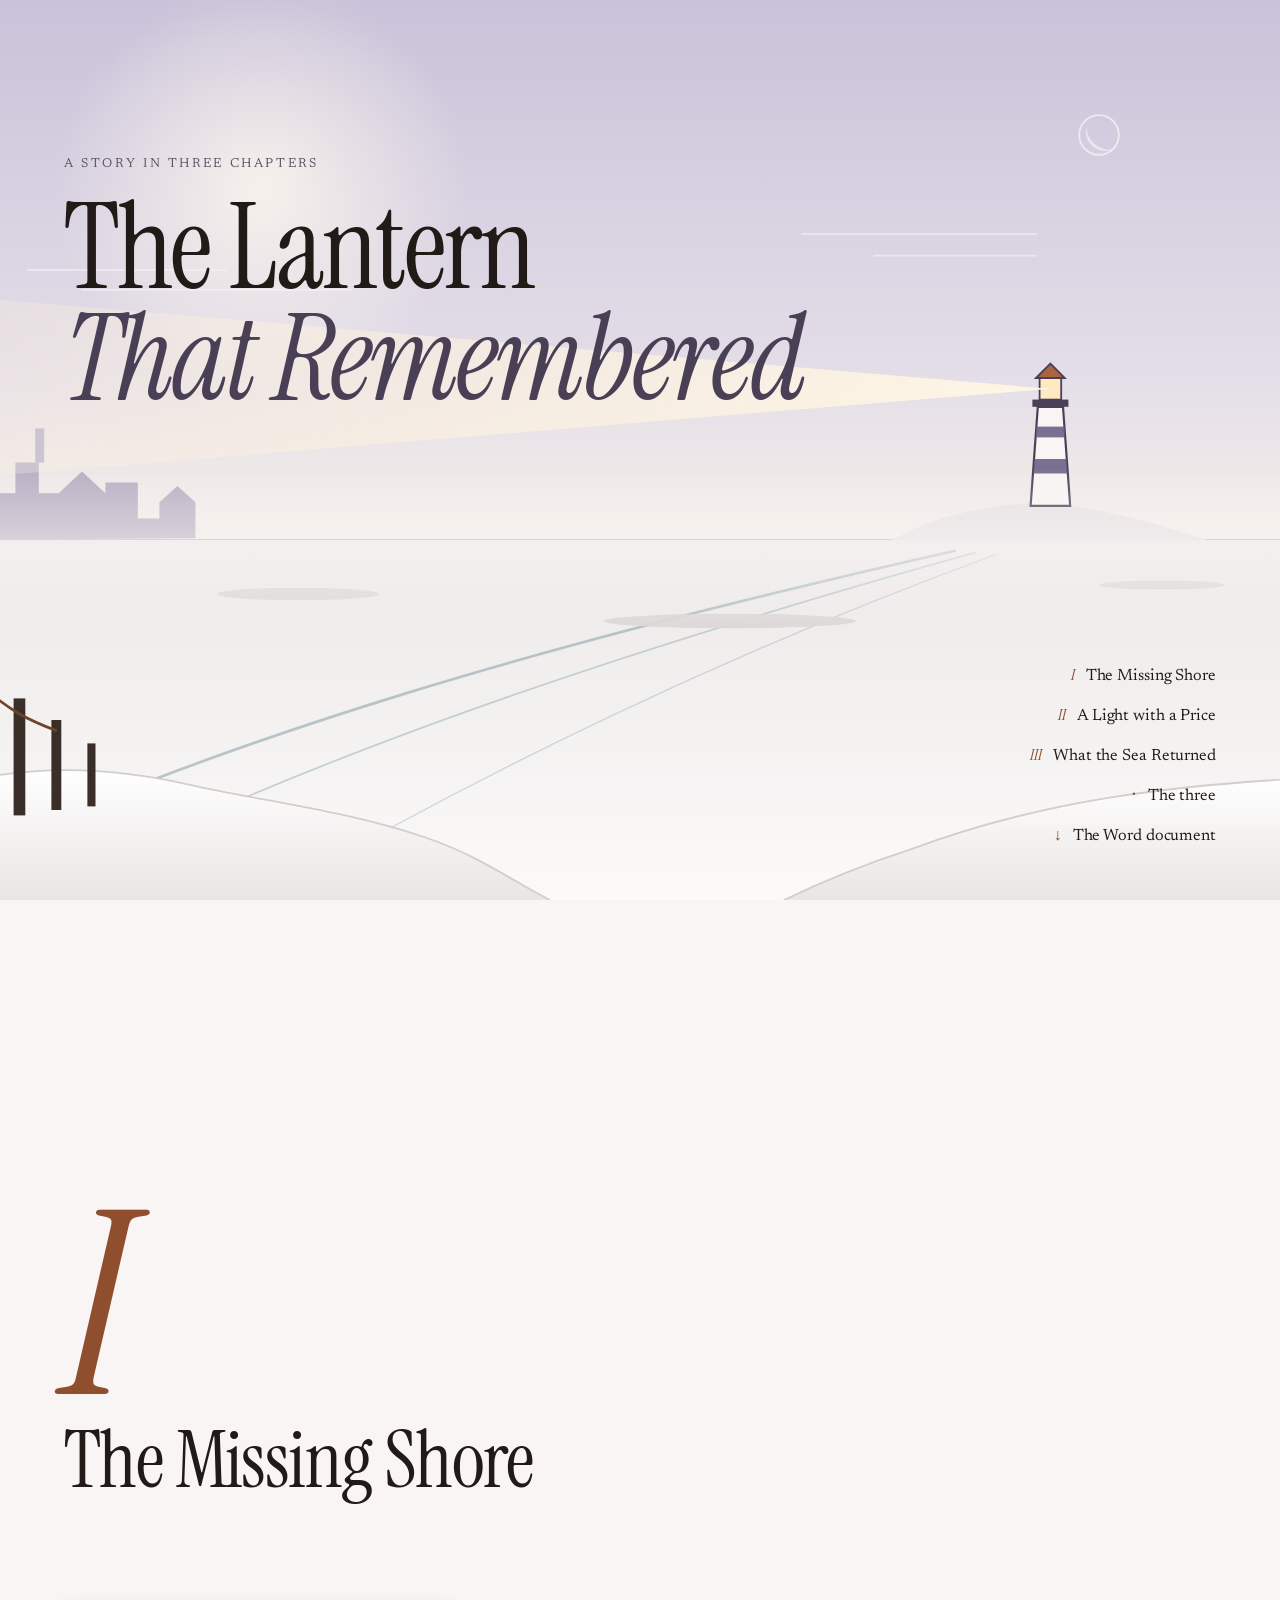
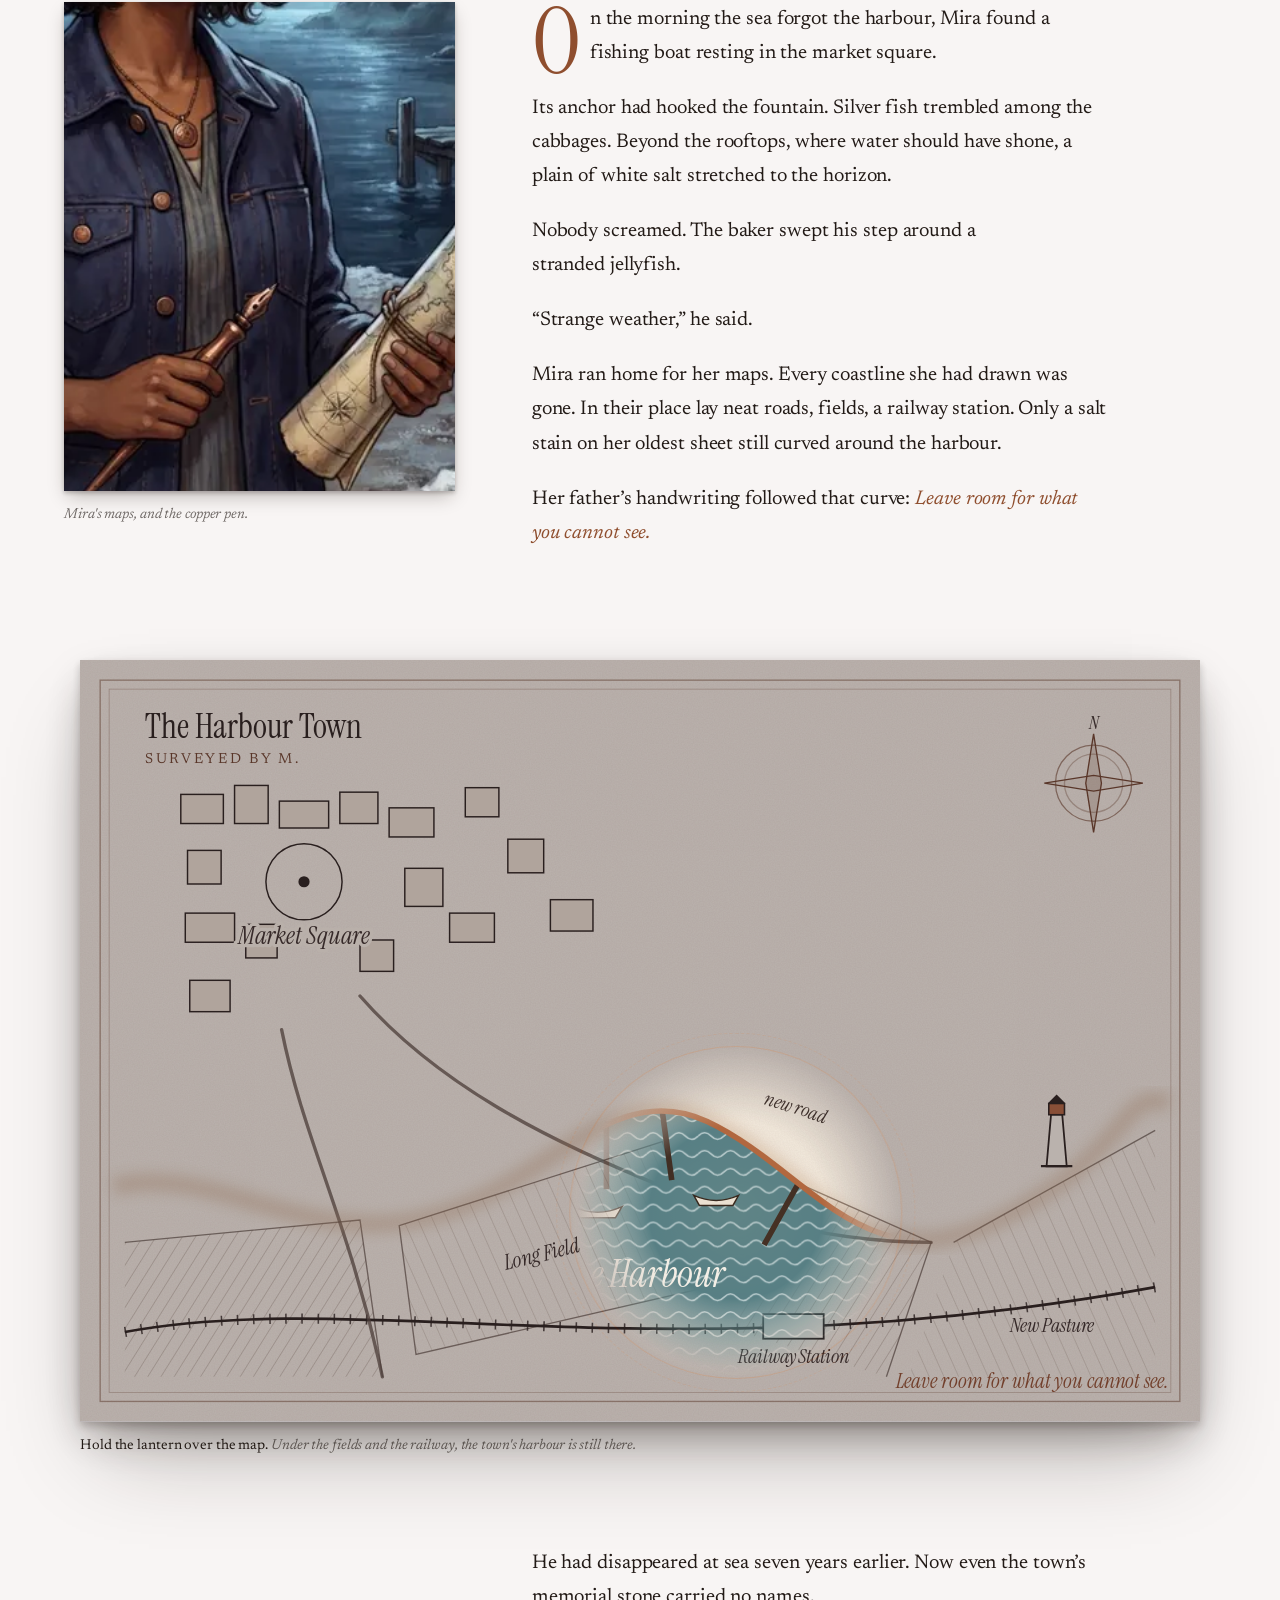
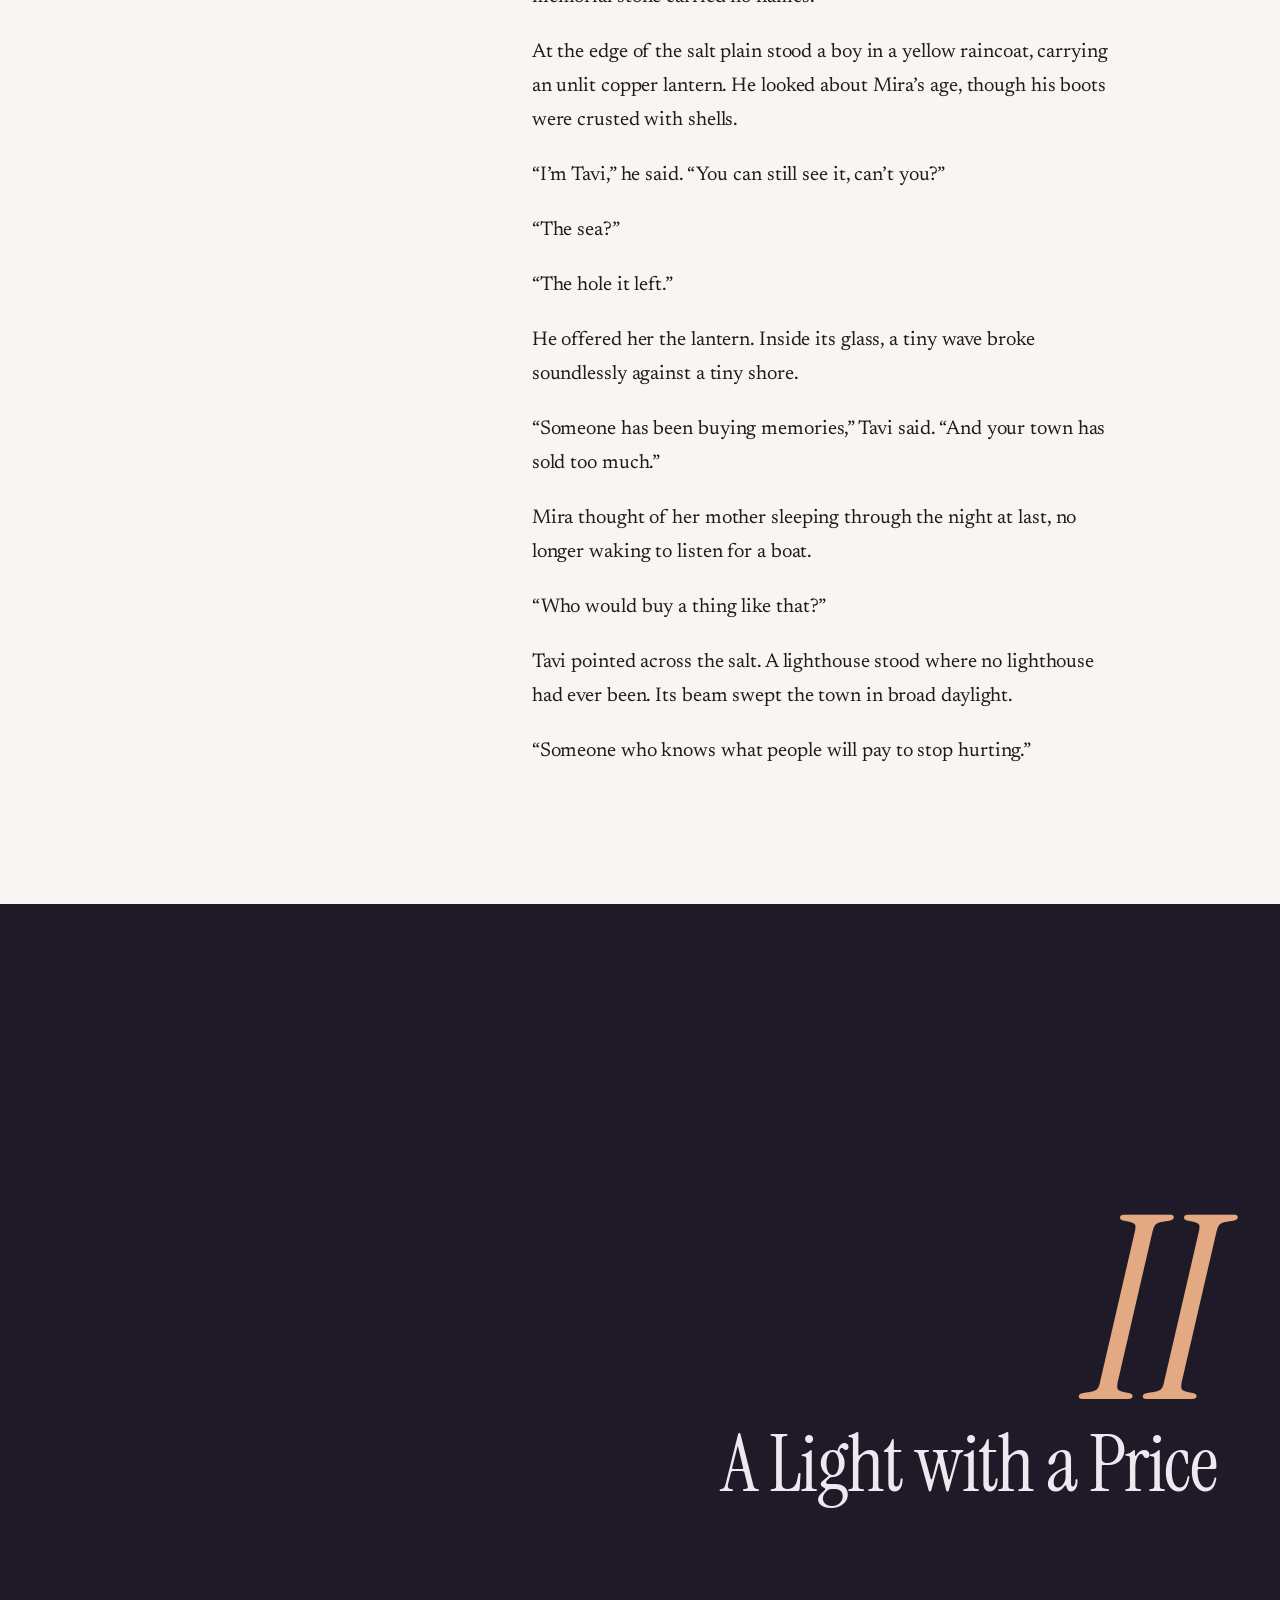
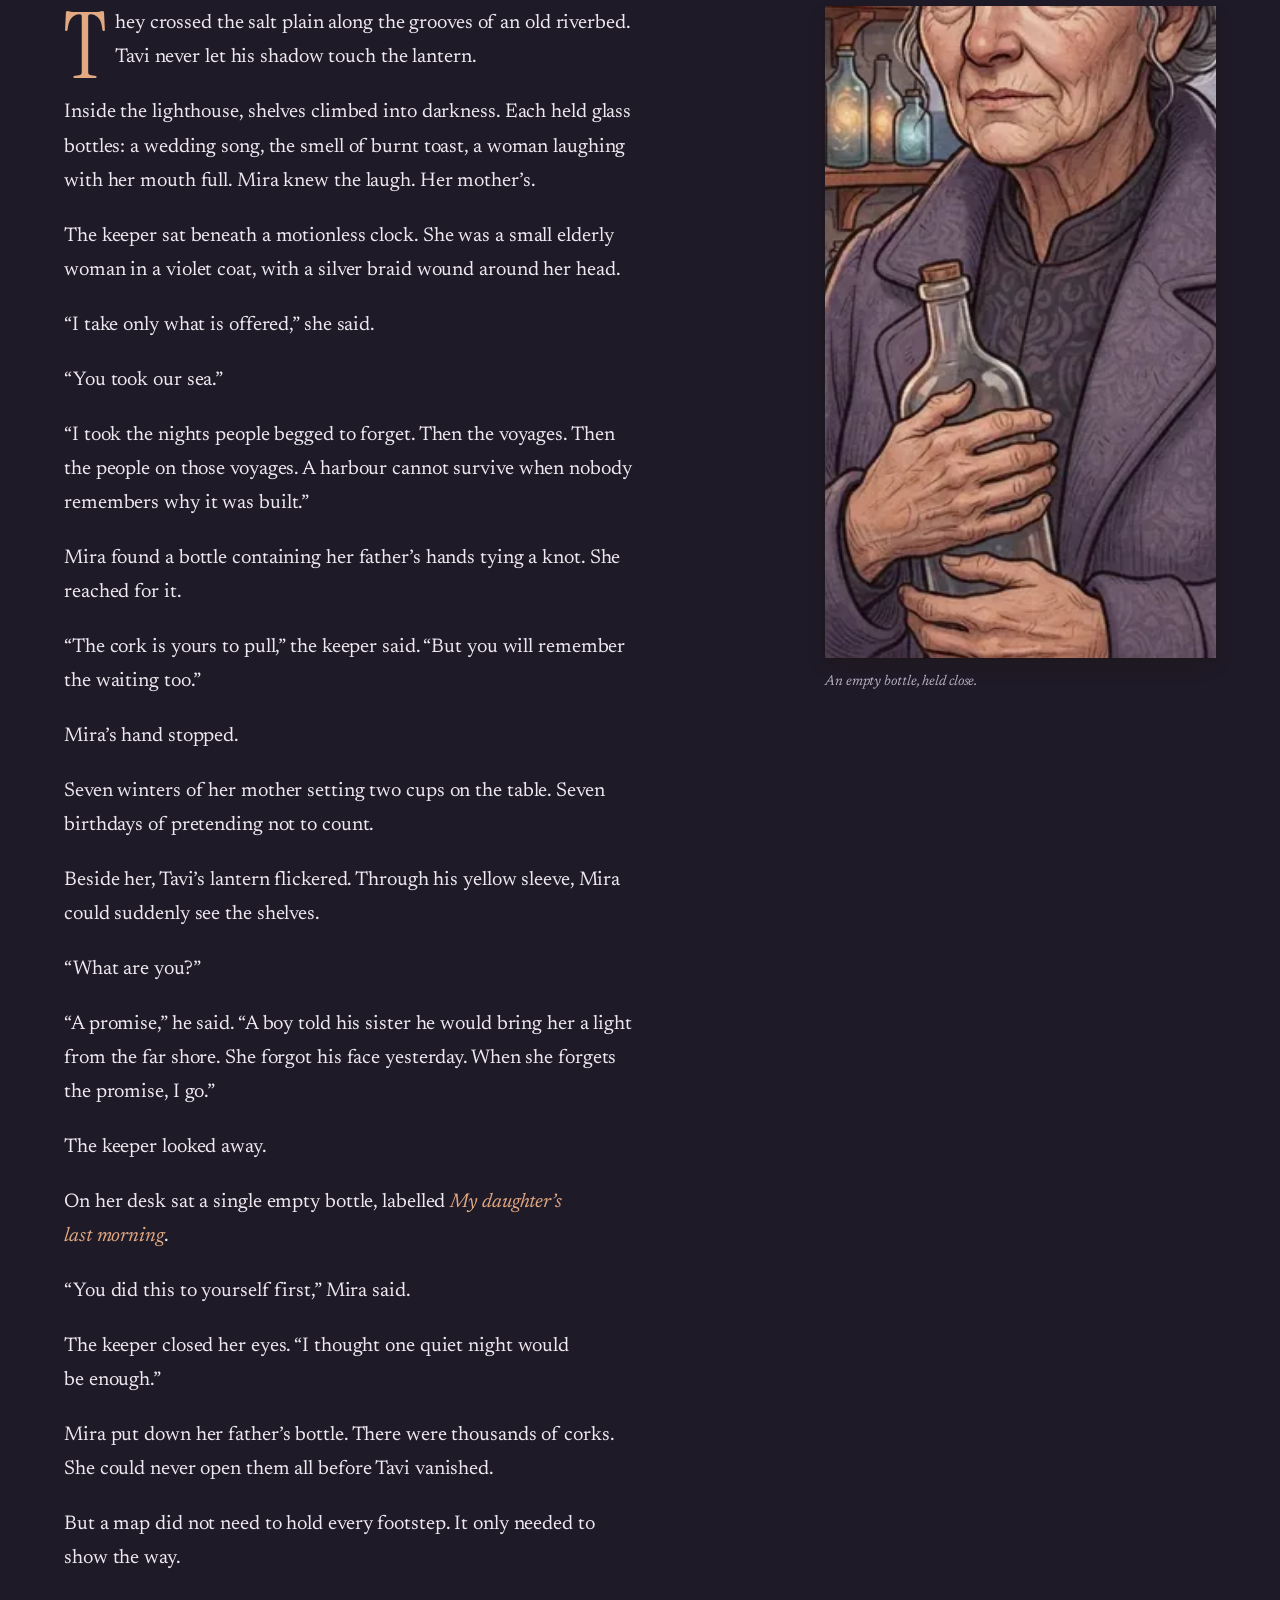
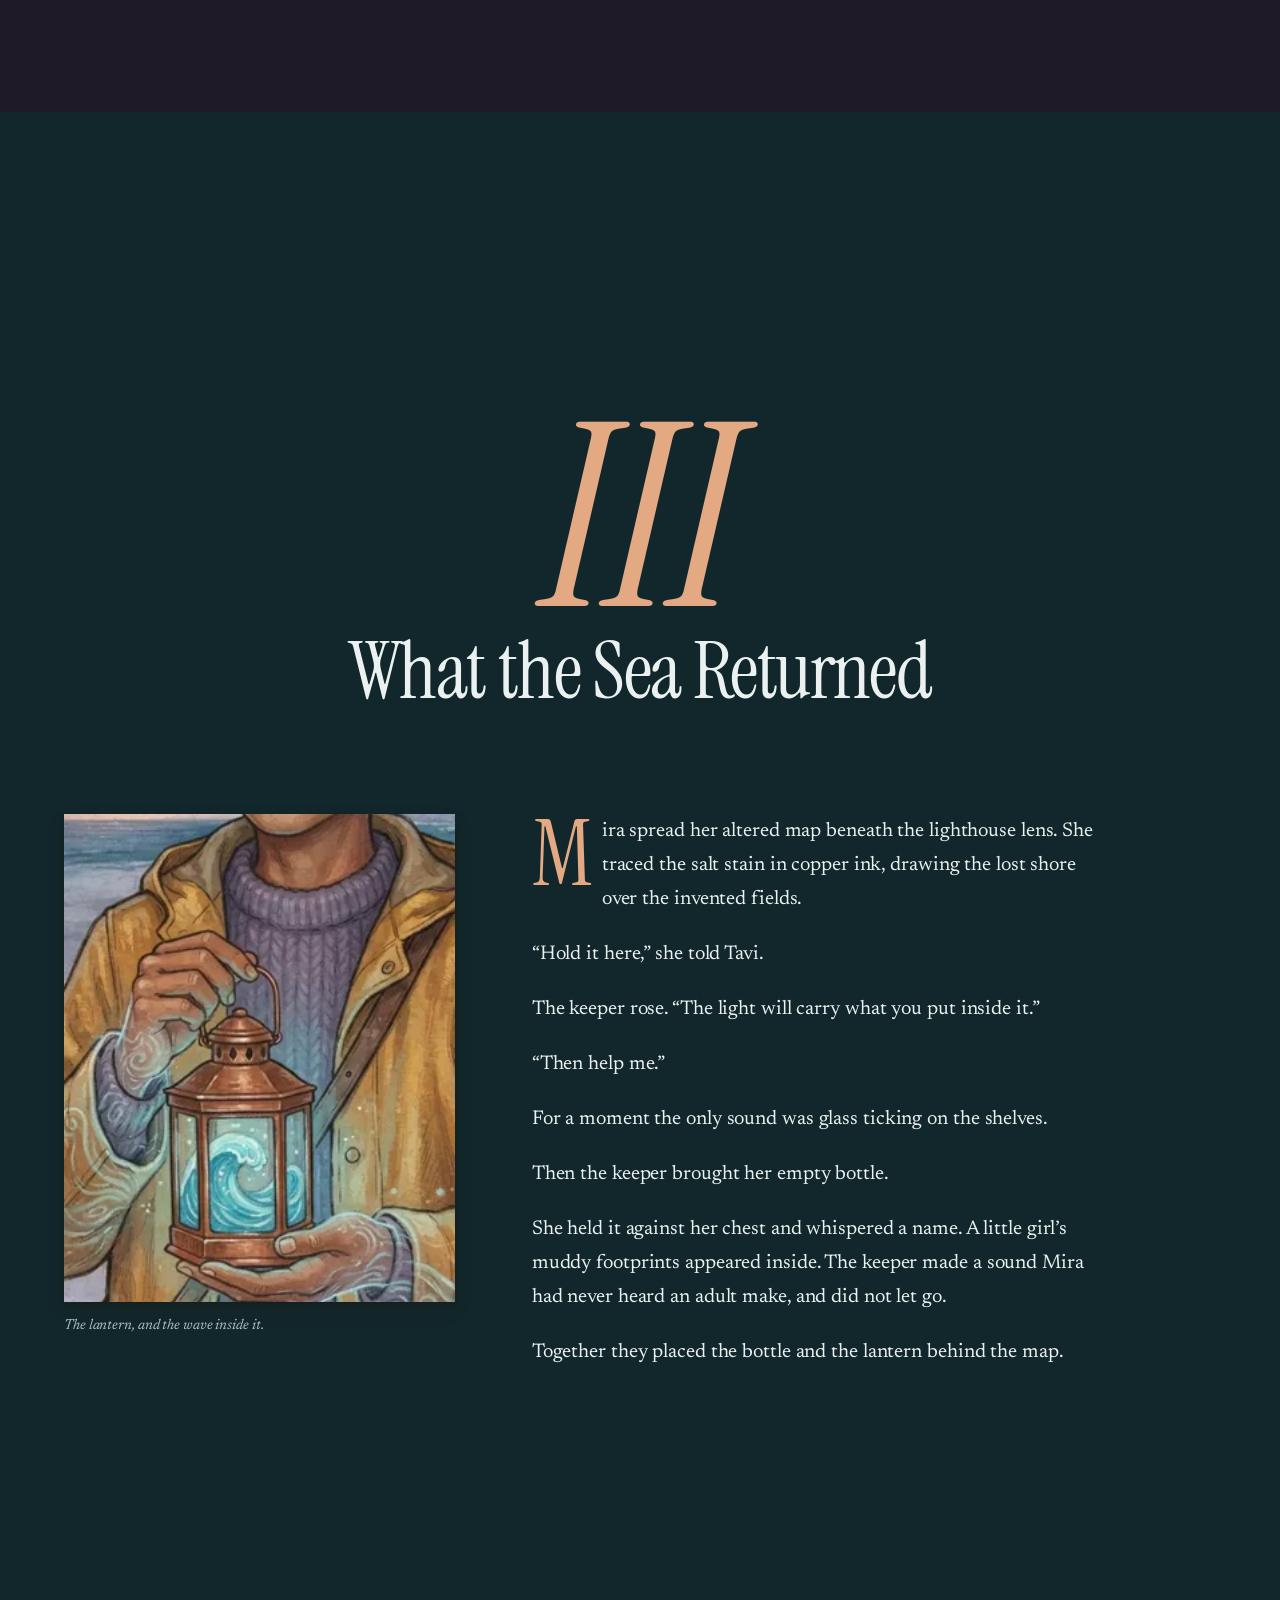
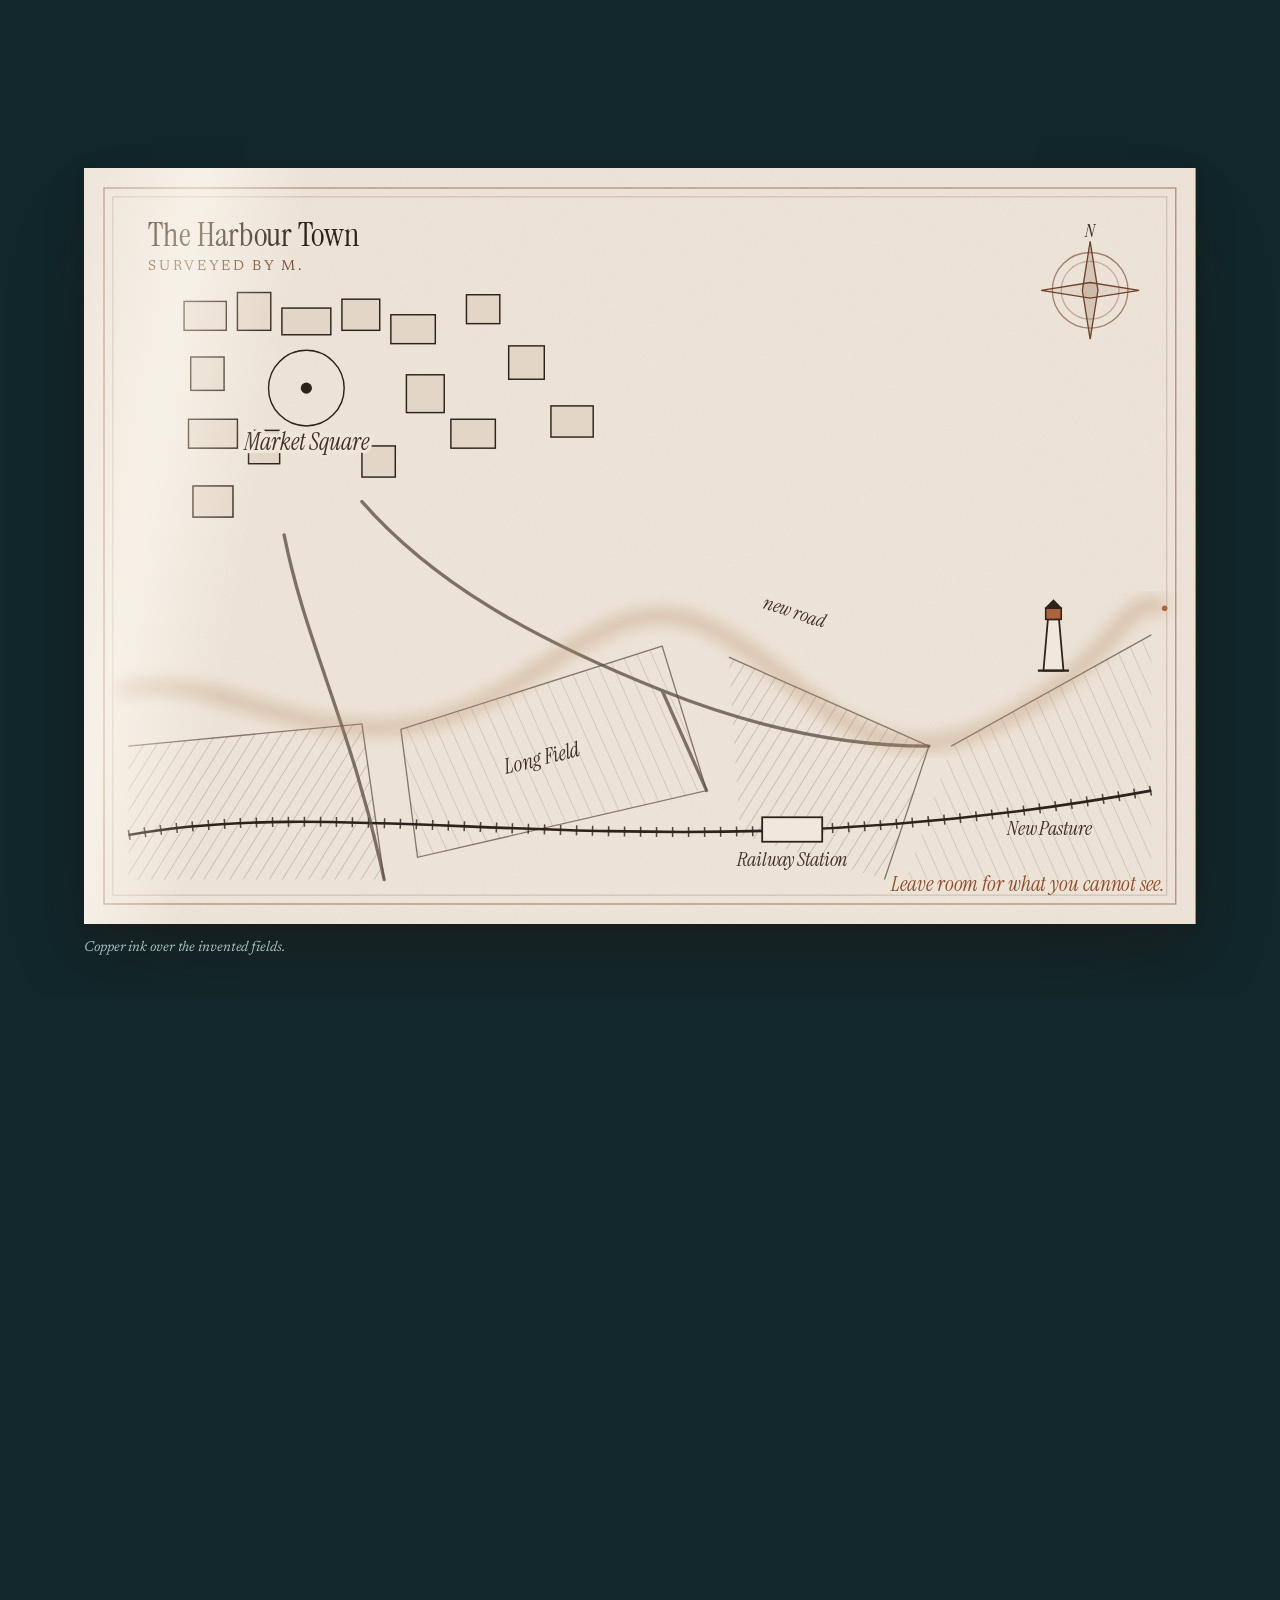
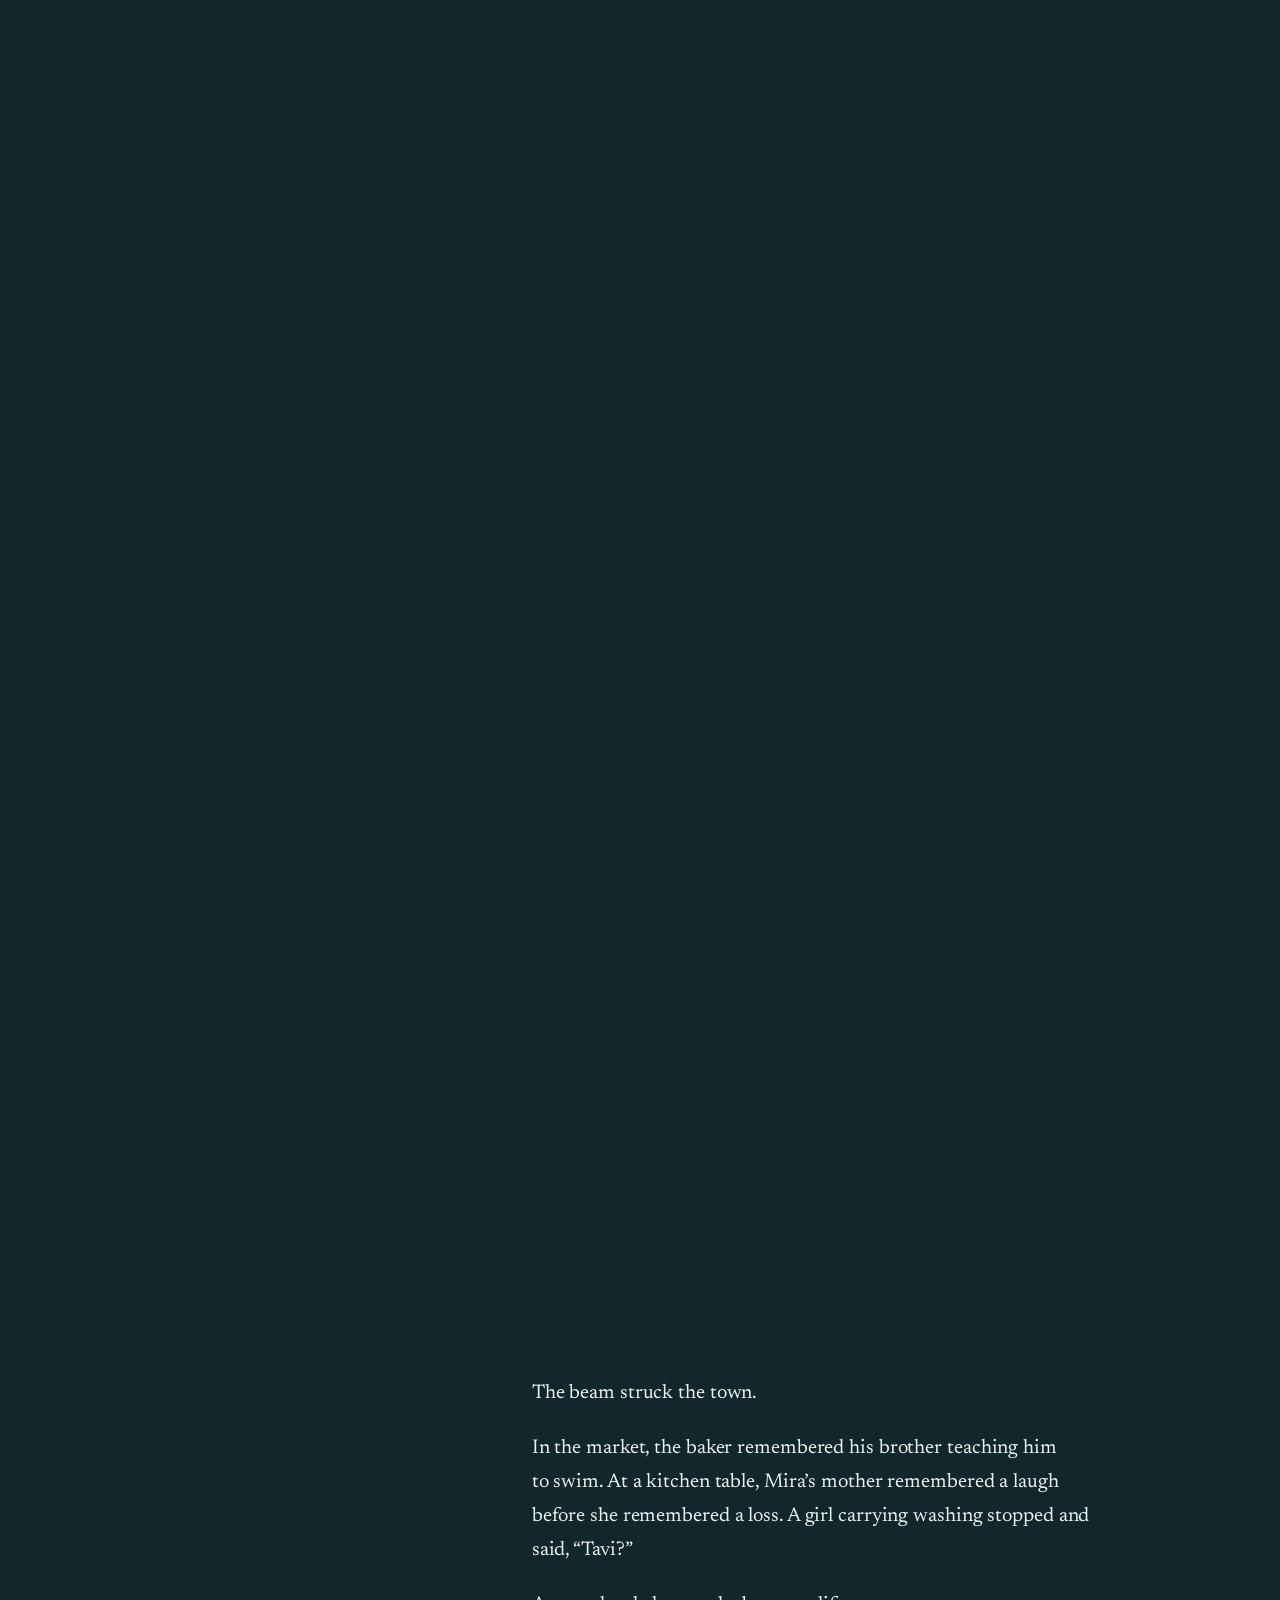
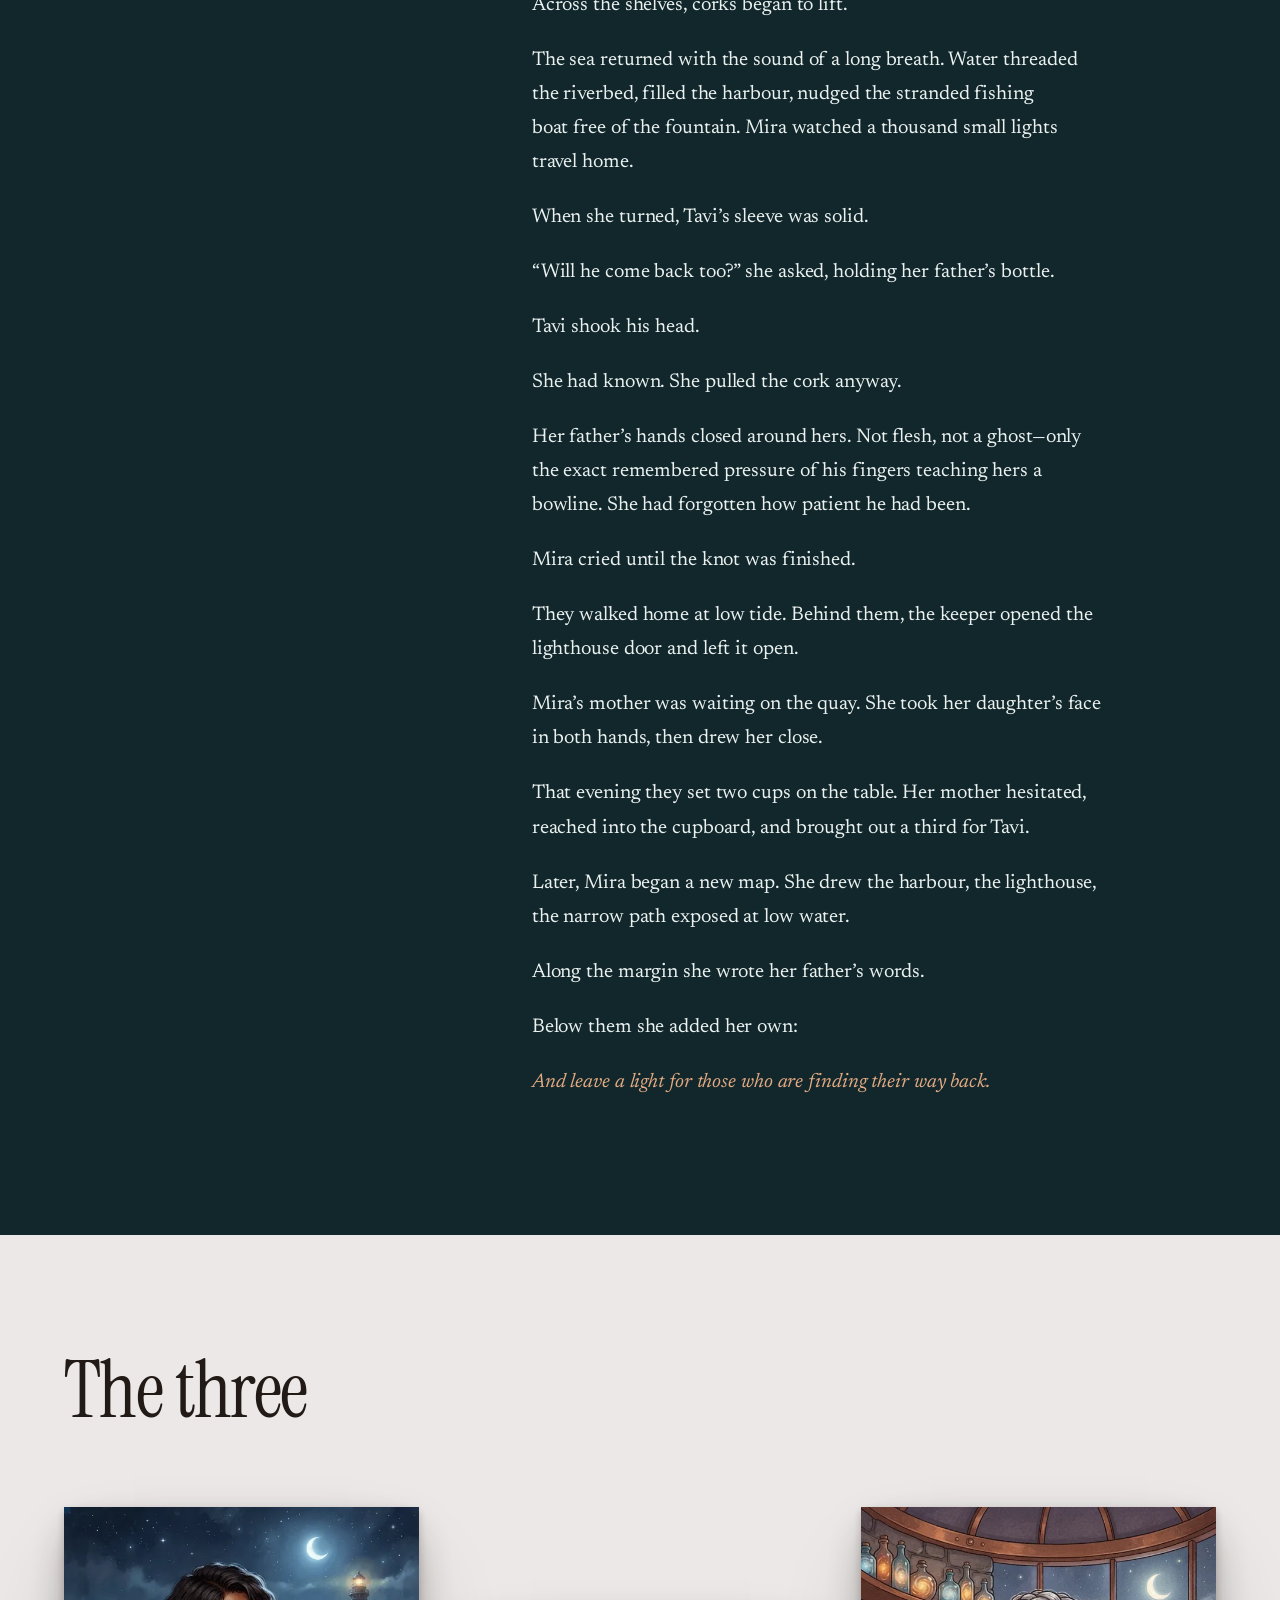
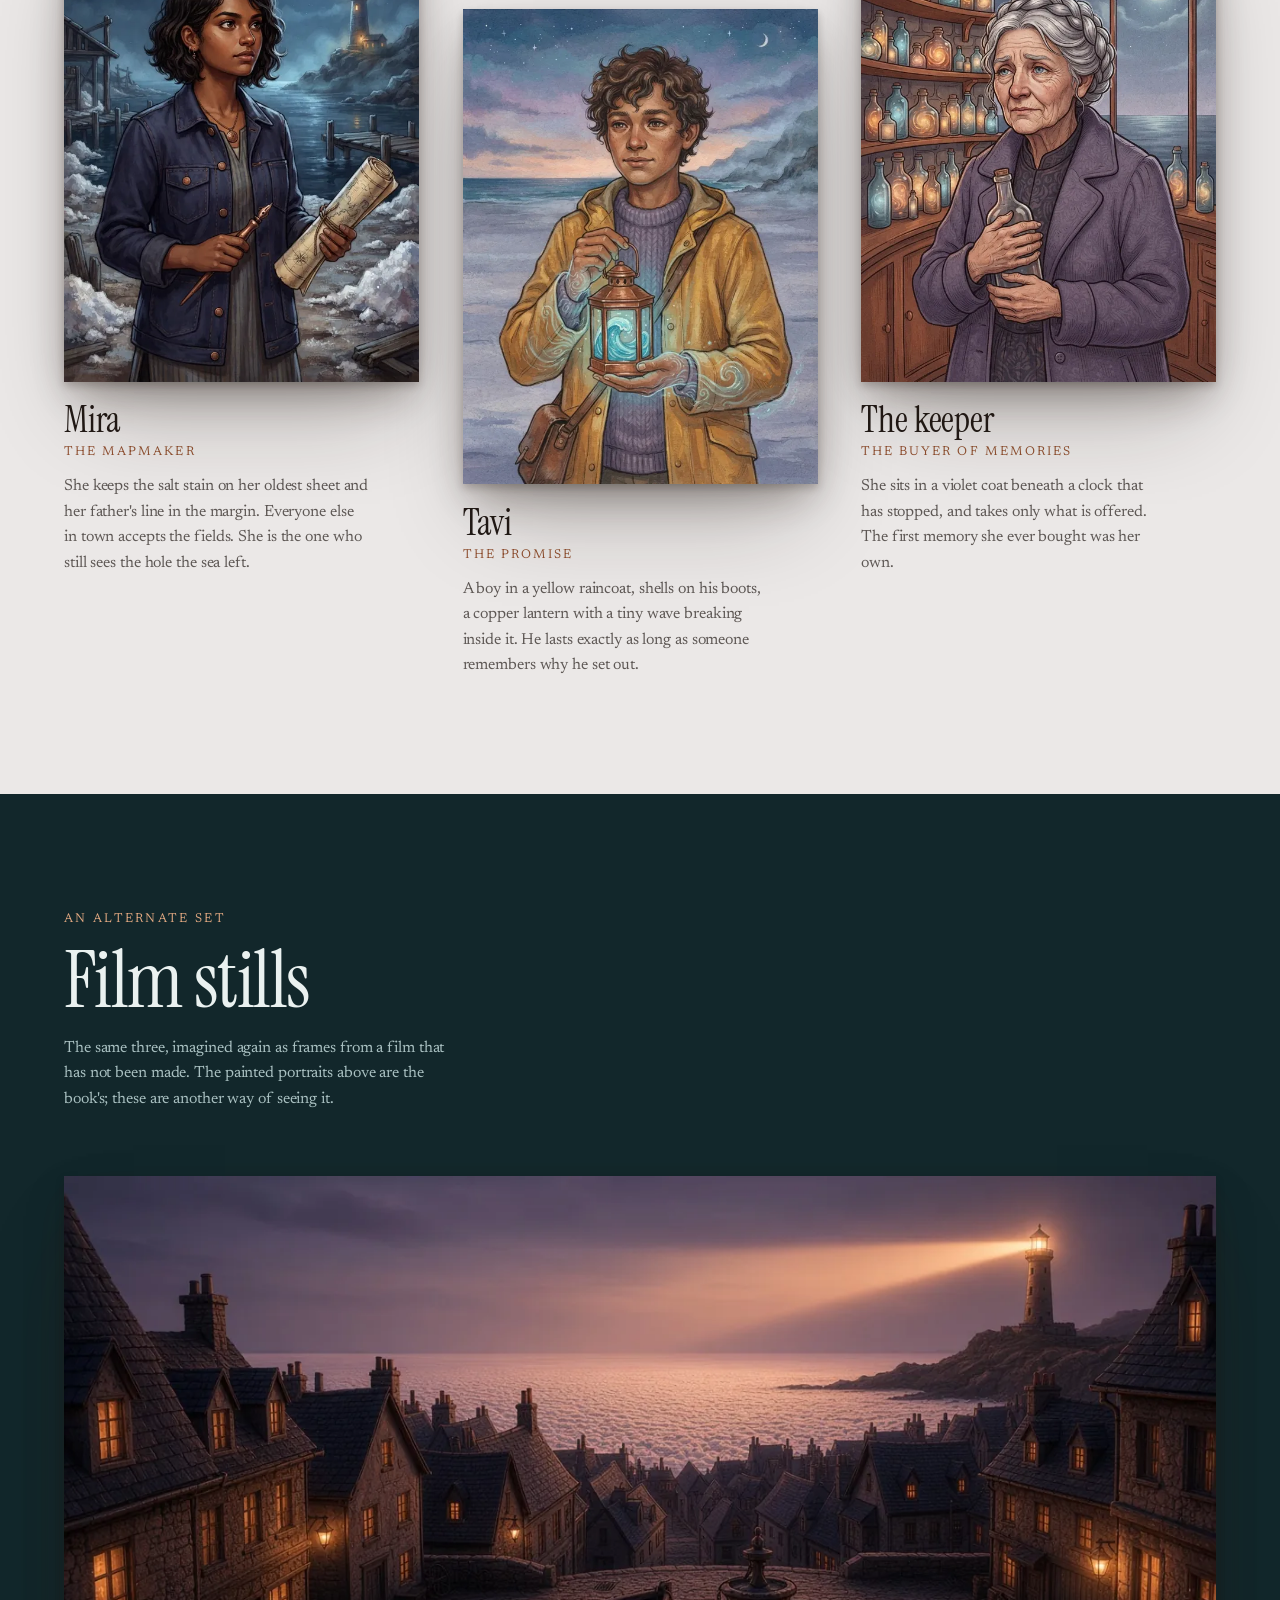
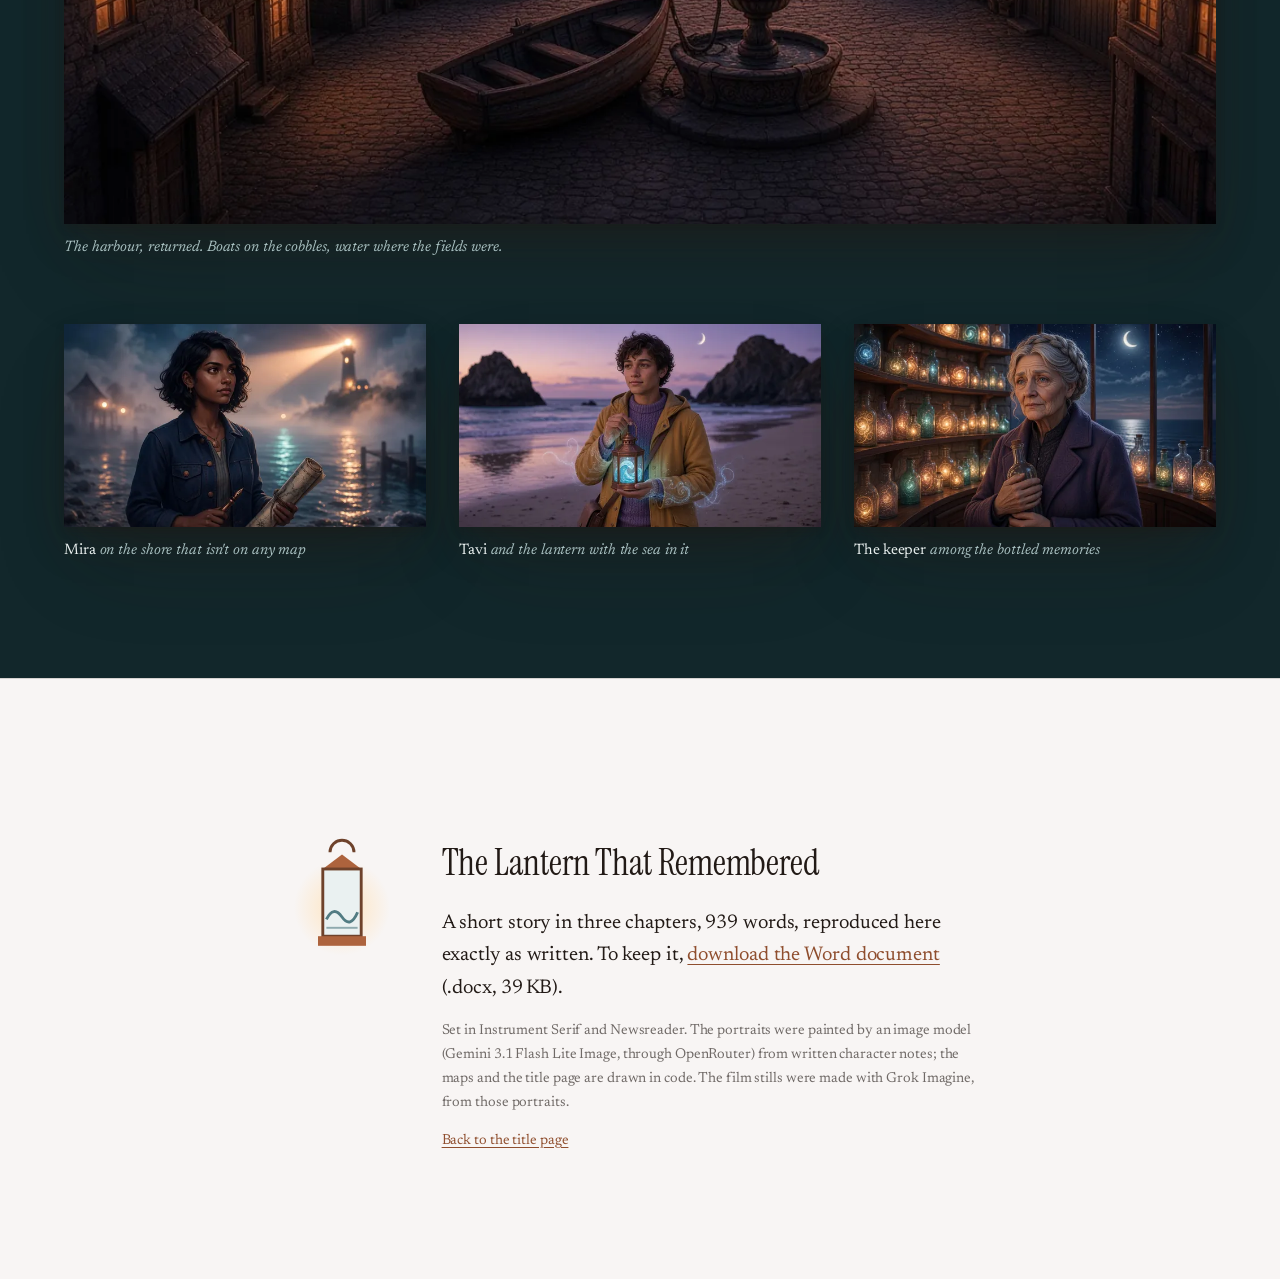
<file: index.html>
<!doctype html>
<html lang="en">
<head>
<meta charset="utf-8">
<meta name="viewport" content="width=device-width, initial-scale=1, viewport-fit=cover">
<title>The Lantern That Remembered</title>
<meta name="description" content="A short story in three chapters. A girl who draws maps, a boy who is a promise, and a lighthouse that buys memories.">
<meta name="theme-color" content="#F8F5F4">
<link rel="preload" href="assets/fonts/InstrumentSerif-Regular.ttf" as="font" type="font/ttf" crossorigin>
<link rel="preload" href="assets/fonts/Newsreader-Regular.ttf" as="font" type="font/ttf" crossorigin>
<link rel="stylesheet" href="scrollcraft.css">
<link rel="stylesheet" href="site.css">
</head>
<body data-ground="paper">
<a class="skip" href="#ch1">Skip to the story</a>

<!-- Shared map drawing. Both figures (chapter I, the beam) <use> these. -->
<svg width="0" height="0" style="position:absolute" aria-hidden="true" focusable="false">
  <defs>
    <pattern id="hatch-field" width="10" height="10" patternUnits="userSpaceOnUse" patternTransform="rotate(32)">
      <line x1="0" y1="0" x2="0" y2="10" stroke="#8C7A6B" stroke-width="1.1" opacity=".55"/>
    </pattern>
    <pattern id="hatch-field-2" width="12" height="12" patternUnits="userSpaceOnUse" patternTransform="rotate(-24)">
      <line x1="0" y1="0" x2="0" y2="12" stroke="#8C7A6B" stroke-width="1" opacity=".45"/>
    </pattern>
    <pattern id="waves" width="46" height="16" patternUnits="userSpaceOnUse">
      <path d="M0 9 q5.75 -6 11.5 0 t11.5 0 t11.5 0 t11.5 0" fill="none" stroke="#D7E4E5" stroke-width="1.3" opacity=".75"/>
    </pattern>
    <filter id="stain" x="-10%" y="-10%" width="120%" height="120%"><feGaussianBlur stdDeviation="6"/></filter>
    <filter id="paper-grain"><feTurbulence type="fractalNoise" baseFrequency=".9" numOctaves="2" seed="7"/><feColorMatrix values="0 0 0 0 .45  0 0 0 0 .36  0 0 0 0 .3  0 0 0 .22 0"/></filter>

    <symbol id="map-base" viewBox="0 0 1000 680">
      <rect width="1000" height="680" fill="#F1E8DC"/>
      <rect width="1000" height="680" filter="url(#paper-grain)" opacity=".7"/>
      <rect x="18" y="18" width="964" height="644" fill="none" stroke="#6E422B" stroke-width="1.2" opacity=".5"/>
      <rect x="26" y="26" width="948" height="628" fill="none" stroke="#6E422B" stroke-width=".6" opacity=".4"/>
      <!-- the invented fields, laid over where the sea was -->
      <g class="m-fields">
        <path d="M40 520 L250 500 L270 640 L40 640 Z" fill="url(#hatch-field)"/>
        <path d="M285 505 L520 430 L560 560 L300 620 Z" fill="url(#hatch-field-2)"/>
        <path d="M580 440 L760 520 L720 640 L590 600 Z" fill="url(#hatch-field)"/>
        <path d="M780 520 L960 420 L960 640 L740 640 Z" fill="url(#hatch-field-2)"/>
        <g fill="none" stroke="#5B4A3F" stroke-width="1.2" opacity=".7">
          <path d="M40 520 L250 500 L270 640"/><path d="M285 505 L520 430 L560 560 L300 620 Z"/>
          <path d="M580 440 L760 520 L720 640"/><path d="M780 520 L960 420"/>
        </g>
      </g>
      <!-- railway, with ties -->
      <path d="M40 600 C260 560 520 640 960 560" fill="none" stroke="#2D221C" stroke-width="2.4"/>
      <path d="M40 600 C260 560 520 640 960 560" fill="none" stroke="#2D221C" stroke-width="9" stroke-dasharray="1.4 13" opacity=".8"/>
      <rect x="610" y="584" width="54" height="22" fill="#F1E8DC" stroke="#2D221C" stroke-width="1.6"/>
      <!-- roads -->
      <g fill="none" stroke="#5B4A3F" stroke-width="3" stroke-linecap="round" opacity=".75">
        <path d="M250 300 C320 380 420 430 520 470 S700 520 760 520"/>
        <path d="M180 330 C200 430 240 500 270 640"/>
        <path d="M520 470 L560 560"/>
      </g>
      <!-- the salt stain on the oldest sheet: the only memory of the shore -->
      <path class="m-stain" d="M30 470 C120 450 190 520 300 500 S470 370 560 412 S700 560 820 500 S930 380 972 396" fill="none" stroke="#B88A62" stroke-width="16" opacity=".32" filter="url(#stain)"/>
      <!-- the town -->
      <g fill="#E3D6C6" stroke="#2D221C" stroke-width="1.3">
        <rect x="90" y="120" width="38" height="26"/><rect x="138" y="112" width="30" height="34"/><rect x="178" y="126" width="44" height="24"/>
        <rect x="96" y="170" width="30" height="30"/><rect x="232" y="118" width="34" height="28"/><rect x="276" y="132" width="40" height="26"/>
        <rect x="94" y="226" width="44" height="26"/><rect x="148" y="236" width="28" height="30"/><rect x="290" y="186" width="34" height="34"/>
        <rect x="330" y="226" width="40" height="26"/><rect x="250" y="250" width="30" height="28"/><rect x="98" y="286" width="36" height="28"/>
        <rect x="382" y="160" width="32" height="30"/><rect x="420" y="214" width="38" height="28"/><rect x="344" y="114" width="30" height="26"/>
      </g>
      <circle cx="200" cy="198" r="34" fill="none" stroke="#2D221C" stroke-width="1.3"/>
      <circle cx="200" cy="198" r="5" fill="#2D221C"/>
      <!-- the lighthouse that was never there -->
      <g transform="translate(872 452)">
        <path d="M-9 0 L-5 -46 L5 -46 L9 0 Z" fill="#F1E8DC" stroke="#2D221C" stroke-width="1.6"/>
        <rect x="-7" y="-56" width="14" height="10" fill="#AD633D" stroke="#2D221C" stroke-width="1.4"/>
        <path d="M-8 -56 L0 -64 L8 -56" fill="#2D221C"/>
        <path d="M-14 0 h28" stroke="#2D221C" stroke-width="2"/>
      </g>
      <!-- compass -->
      <g transform="translate(905 110)" fill="none" stroke="#6E422B" stroke-width="1.2">
        <circle r="34" opacity=".6"/><circle r="26" opacity=".35"/>
        <path d="M0 -44 L7 0 L0 44 L-7 0 Z" fill="#6E422B" fill-opacity=".18"/>
        <path d="M-44 0 L0 7 L44 0 L0 -7 Z" fill="#6E422B" fill-opacity=".08"/>
      </g>
      <g class="m-label" font-family="Instrument Serif, Georgia, serif" font-style="italic" fill="#3E302A">
        <text x="200" y="254" font-size="22" text-anchor="middle" stroke="#EFE6D8" stroke-width="6" paint-order="stroke" stroke-linejoin="round">Market Square</text>
        <text x="637" y="628" font-size="18" text-anchor="middle">Railway Station</text>
        <text x="380" y="545" font-size="19" transform="rotate(-14 380 545)">Long Field</text>
        <text x="830" y="600" font-size="18">New Pasture</text>
        <text x="610" y="396" font-size="17" transform="rotate(18 610 396)">new road</text>
        <text x="905" y="62" font-size="16" text-anchor="middle">N</text>
      </g>
      <text x="58" y="70" font-family="Instrument Serif, Georgia, serif" font-size="30" fill="#2D221C">The Harbour Town</text>
      <text x="58" y="92" font-family="Newsreader, Georgia, serif" font-size="13" letter-spacing="2.4" fill="#6E422B">SURVEYED BY M.</text>
      <text x="972" y="650" text-anchor="end" font-family="Instrument Serif, Georgia, serif" font-style="italic" font-size="19" fill="#8F4E2E">Leave room for what you cannot see.</text>
    </symbol>

    <symbol id="map-lost" viewBox="0 0 1000 680">
      <g class="m-sea" style="opacity:var(--sea,1)">
        <path d="M30 470 C120 450 190 520 300 500 S470 370 560 412 S700 560 820 500 S930 380 972 396 L972 662 L30 662 Z" fill="#527C83"/>
        <path d="M30 470 C120 450 190 520 300 500 S470 370 560 412 S700 560 820 500 S930 380 972 396 L972 662 L30 662 Z" fill="url(#waves)"/>
        <!-- quay and piers -->
        <g stroke="#3B2A22" stroke-width="5" stroke-linecap="square">
          <path d="M470 418 L470 470"/><path d="M520 404 L528 462"/><path d="M640 470 L612 520"/>
        </g>
        <!-- moored boats -->
        <g fill="#E9DED0" stroke="#2D221C" stroke-width="1.3">
          <path d="M440 488 q22 10 44 0 l-6 10 h-32 z"/><path d="M548 478 q20 9 40 0 l-5 9 h-30 z"/>
          <path d="M700 590 q24 10 48 0 l-6 11 h-36 z"/><path d="M220 570 q20 9 40 0 l-5 9 h-30 z"/>
        </g>
        <g font-family="Instrument Serif, Georgia, serif" font-style="italic" fill="#F3EEE6">
          <text x="500" y="560" font-size="34" text-anchor="middle">The Harbour</text>
          <text x="186" y="620" font-size="18">the old riverbed meets the sea</text>
          <text x="800" y="572" font-size="17">the quay</text>
        </g>
      </g>
      <path class="m-coast" style="stroke-dasharray:1 1;stroke-dashoffset:var(--coast-off,0)" pathLength="1" d="M30 470 C120 450 190 520 300 500 S470 370 560 412 S700 560 820 500 S930 380 972 396" fill="none" stroke="#AD633D" stroke-width="5" stroke-linecap="round"/>
    </symbol>
  </defs>
</svg>

<!-- Folio: the margin tells you where you are, the way a printed book does. -->
<p class="folio" aria-hidden="true"><span class="folio__n">I</span><span class="folio__t">The Missing Shore</span></p>

<header class="title" id="top" aria-label="Title page">
  <div class="title__planes" aria-hidden="true">
    <svg class="plane plane--sky" data-depth="0.55" data-px="4" viewBox="0 0 1600 1000" preserveAspectRatio="xMidYMax slice">
      <defs>
        <linearGradient id="sky" x1="0" y1="0" x2="0" y2="1">
          <stop offset="0" stop-color="#C9C2D9"/><stop offset=".42" stop-color="#E4DEE8"/><stop offset=".58" stop-color="#F3EEE9"/><stop offset="1" stop-color="#F3EEE9"/>
        </linearGradient>
        <radialGradient id="sun" cx=".5" cy=".5" r=".5"><stop offset="0" stop-color="#FFF9EF"/><stop offset="1" stop-color="#FFF9EF" stop-opacity="0"/></radialGradient>
      </defs>
      <rect width="1600" height="1000" fill="url(#sky)"/>
      <circle cx="380" cy="210" r="230" fill="url(#sun)" opacity=".8"/>
      <circle cx="1310" cy="150" r="22" fill="none" stroke="#F8F5F4" stroke-width="2" opacity=".75"/>
      <path d="M1296 140 a22 22 0 0 0 30 26 a26 26 0 0 1 -30 -26z" fill="#F8F5F4" opacity=".6"/>
      <g fill="none" stroke="#F8F5F4" stroke-width="2" opacity=".55" stroke-linecap="round">
        <path d="M120 300 h220"/><path d="M180 322 h300"/><path d="M980 260 h260"/><path d="M1060 284 h180"/>
      </g>
    </svg>

    <svg class="plane plane--far" data-depth="0.4" data-px="9" viewBox="0 0 1600 1000" preserveAspectRatio="xMidYMax slice">
      <defs>
        <linearGradient id="beam" x1="1" y1="0" x2="0" y2="0">
          <stop offset="0" stop-color="#FFF6E4" stop-opacity=".95"/><stop offset=".55" stop-color="#FFF3DD" stop-opacity=".45"/><stop offset="1" stop-color="#FFF3DD" stop-opacity="0"/>
        </linearGradient>
      </defs>
      <!-- the hole the sea left: a ghost horizon in sea glass -->
      <g stroke="#527C83" fill="none" stroke-linecap="round">
        <path d="M0 600 H1600" stroke-width="1.4" opacity=".55"/>
        <path d="M60 612 H700" stroke-width="1" opacity=".35" stroke-dasharray="40 18"/>
        <path d="M820 621 H1520" stroke-width="1" opacity=".3" stroke-dasharray="60 24"/>
        <path d="M300 634 H1100" stroke-width="1" opacity=".22" stroke-dasharray="30 30"/>
      </g>
      <!-- the town behind, on the left -->
      <g fill="#B9B0C3">
        <path d="M0 600 V548 h40 v-20 l18 -16 l18 16 v20 h30 v-34 h26 v34 h22 l26 -24 l26 24 v-12 h36 v40 h24 v-18 l20 -18 l20 18 v40 Z"/>
        <rect x="128" y="476" width="10" height="38"/>
      </g>
      <!-- lighthouse on a lump of salt -->
      <path d="M1080 600 C1140 566 1220 556 1260 560 C1320 566 1380 584 1430 600 Z" fill="#E7E2E3"/>
      <g class="lh">
        <path d="M1234 562 L1242 452 L1270 452 L1278 562 Z" fill="#F8F5F4" stroke="#4A4056" stroke-width="2.4"/>
        <path d="M1238 510 L1274 510 L1275 526 L1237 526 Z" fill="#645A81" opacity=".85"/>
        <path d="M1240 474 L1272 474 L1272 486 L1240 486 Z" fill="#645A81" opacity=".85"/>
        <rect x="1236" y="444" width="40" height="8" fill="#4A4056"/>
        <rect x="1244" y="420" width="24" height="24" fill="#FFE9C2" stroke="#4A4056" stroke-width="2"/>
        <path d="M1240 420 L1256 404 L1272 420 Z" fill="#AD633D" stroke="#4A4056" stroke-width="2"/>
      </g>
      <polygon class="lh-beam" points="1256,432 -300,300 -300,560" fill="url(#beam)"/>
    </svg>

    <svg class="plane plane--mid" data-depth="0.24" data-px="15" viewBox="0 0 1600 1000" preserveAspectRatio="xMidYMax slice">
      <defs>
        <linearGradient id="salt" x1="0" y1="0" x2="0" y2="1"><stop offset="0" stop-color="#ECE8E8"/><stop offset="1" stop-color="#FBFAF9"/></linearGradient>
      </defs>
      <path d="M0 600 H1600 V1000 H0 Z" fill="url(#salt)"/>
      <!-- the grooves of an old riverbed, running out to the lighthouse -->
      <g fill="none" stroke="#9DB2B6" stroke-linecap="round">
        <path d="M-40 1000 C300 820 760 700 1150 612" stroke-width="3" opacity=".7"/>
        <path d="M120 1000 C420 840 820 712 1172 614" stroke-width="2" opacity=".55"/>
        <path d="M380 1000 C620 860 900 724 1196 616" stroke-width="1.6" opacity=".45"/>
      </g>
      <g fill="#DDD8D7" opacity=".9">
        <ellipse cx="420" cy="660" rx="90" ry="7"/><ellipse cx="900" cy="690" rx="140" ry="8"/><ellipse cx="1380" cy="650" rx="70" ry="5"/>
      </g>
    </svg>
  </div>

  <div class="title__type" data-depth="0.12">
    <p class="title__kicker">A story in three chapters</p>
    <h1 class="title__h">The Lantern<br><em>That Remembered</em></h1>
  </div>

  <svg class="plane plane--fore" aria-hidden="true" data-depth="0" data-px="28" viewBox="0 0 1600 1000" preserveAspectRatio="xMidYMax slice">
    <defs>
      <linearGradient id="crust" x1="0" y1="0" x2="0" y2="1"><stop offset="0" stop-color="#FFFFFF"/><stop offset="1" stop-color="#E9E5E3"/></linearGradient>
    </defs>
    <path d="M0 880 C120 846 210 852 300 872 C380 890 470 900 560 930 C620 950 660 980 700 1000 L0 1000 Z" fill="url(#crust)"/>
    <path d="M0 880 C120 846 210 852 300 872 C380 890 470 900 560 930 C620 950 660 980 700 1000" fill="none" stroke="#D3CDCB" stroke-width="2"/>
    <path d="M960 1000 C1010 976 1050 960 1100 944 C1240 892 1380 870 1600 862 L1600 1000 L1100 1000 Z" fill="url(#crust)"/>
    <path d="M960 1000 C1010 976 1050 960 1100 944 C1240 892 1380 870 1600 862" fill="none" stroke="#D3CDCB" stroke-width="2"/>
    <!-- old jetty pilings -->
    <g fill="#3A2E28">
      <rect x="58" y="740" width="16" height="180" rx="3"/><rect x="104" y="776" width="13" height="130"/><rect x="146" y="800" width="11" height="100"/>
      <rect x="186" y="826" width="9" height="70"/>
    </g>
    <path d="M66 760 C100 790 120 800 152 812" fill="none" stroke="#6E422B" stroke-width="3"/>
  </svg>
  <div class="title__haze" aria-hidden="true"></div>

  <nav class="title__contents" aria-label="Contents">
    <ol>
      <li><a href="#ch1"><span>I</span> The Missing Shore</a></li>
      <li><a href="#ch2"><span>II</span> A Light with a Price</a></li>
      <li><a href="#ch3"><span>III</span> What the Sea Returned</a></li>
      <li><a href="#three"><span>&#8226;</span> The three</a></li>
      <li><a href="assets/download/the-lantern-that-remembered.docx" download><span>&#8595;</span> The Word document</a></li>
    </ol>
  </nav>
</header>

<main>
  <!-- ============ I ============ -->
  <section class="chapter chapter--one" id="ch1" data-ground="paper" data-folio="I|The Missing Shore" aria-labelledby="ch1-h">
    <div class="intertitle" data-sc-reveal="up" data-sc-reveal-at="0.12 0.42">
      <p class="intertitle__n" aria-hidden="true">I</p>
      <h2 id="ch1-h" class="intertitle__h"><span class="vh">Chapter one. </span>The Missing Shore</h2>
    </div>
    <div class="spread">
      <figure class="detail" data-sc-in>
        <div class="detail__crop" style="--ox:63%;--oy:68%">
          <img src="assets/img/mira-600.webp" srcset="assets/img/mira-600.webp 600w, assets/img/mira.webp 896w" sizes="(min-width: 900px) 30vw, 60vw" width="896" height="1200" alt="Detail: a girl's hands holding a rolled coastal map tied with string and a copper pen." loading="lazy" decoding="async">
        </div>
        <figcaption>Mira's maps, and the copper pen.</figcaption>
      </figure>
      <div class="prose">
<p>On the morning the sea forgot the harbour, Mira found a fishing boat resting in the market square.</p>
<p>Its anchor had hooked the fountain. Silver fish trembled among the cabbages. Beyond the rooftops, where water should have shone, a plain of white salt stretched to the horizon.</p>
<p>Nobody screamed. The baker swept his step around a stranded jellyfish.</p>
<p>“Strange weather,” he said.</p>
<p>Mira ran home for her maps. Every coastline she had drawn was gone. In their place lay neat roads, fields, a railway station. Only a salt stain on her oldest sheet still curved around the harbour.</p>
<p>Her father’s handwriting followed that curve: <em>Leave room for what you cannot see.</em></p>
<!--MAP:START-->
</div></div>
<figure class="map" data-map aria-labelledby="map-cap">
  <div class="map__frame" tabindex="0" role="group" aria-label="Mira's map. Move the lantern with the pointer, a tap, or the arrow keys to see the harbour under the fields.">
    <svg class="map__layer" viewBox="0 0 1000 680" aria-hidden="true"><use href="#map-base"/></svg>
    <div class="map__dark" aria-hidden="true"></div>
    <svg class="map__layer map__lost" viewBox="0 0 1000 680" aria-hidden="true"><use href="#map-lost"/></svg>
    <div class="map__lantern" aria-hidden="true"></div>
  </div>
  <figcaption id="map-cap"><span class="map__how">Hold the lantern over the map.</span> Under the fields and the railway, the town's harbour is still there.</figcaption>
</figure>
<div class="spread spread--after"><div class="prose">
<!--MAP:END-->
<p>He had disappeared at sea seven years earlier. Now even the town’s memorial stone carried no names.</p>
<p>At the edge of the salt plain stood a boy in a yellow raincoat, carrying an unlit copper lantern. He looked about Mira’s age, though his boots were crusted with shells.</p>
<p>“I’m Tavi,” he said. “You can still see it, can’t you?”</p>
<p>“The sea?”</p>
<p>“The hole it left.”</p>
<p>He offered her the lantern. Inside its glass, a tiny wave broke soundlessly against a tiny shore.</p>
<p>“Someone has been buying memories,” Tavi said. “And your town has sold too much.”</p>
<p>Mira thought of her mother sleeping through the night at last, no longer waking to listen for a boat.</p>
<p>“Who would buy a thing like that?”</p>
<p>Tavi pointed across the salt. A lighthouse stood where no lighthouse had ever been. Its beam swept the town in broad daylight.</p>
<p>“Someone who knows what people will pay to stop hurting.”</p>
      </div>
    </div>
  </section>

  <!-- ============ II ============ -->
  <section class="chapter chapter--two" id="ch2" data-ground="ink" data-folio="II|A Light with a Price" aria-labelledby="ch2-h">
    <div class="intertitle" data-sc-reveal="left" data-sc-reveal-at="0.12 0.42">
      <p class="intertitle__n" aria-hidden="true">II</p>
      <h2 id="ch2-h" class="intertitle__h"><span class="vh">Chapter two. </span>A Light with a Price</h2>
    </div>
    <div class="spread spread--trail">
      <div class="prose">
<p>They crossed the salt plain along the grooves of an old riverbed. Tavi never let his shadow touch the lantern.</p>
<p>Inside the lighthouse, shelves climbed into darkness. Each held glass bottles: a wedding song, the smell of burnt toast, a woman laughing with her mouth full. Mira knew the laugh. Her mother’s.</p>
<p>The keeper sat beneath a motionless clock. She was a small elderly woman in a violet coat, with a silver braid wound around her head.</p>
<p>“I take only what is offered,” she said.</p>
<p>“You took our sea.”</p>
<p>“I took the nights people begged to forget. Then the voyages. Then the people on those voyages. A harbour cannot survive when nobody remembers why it was built.”</p>
<p>Mira found a bottle containing her father’s hands tying a knot. She reached for it.</p>
<p>“The cork is yours to pull,” the keeper said. “But you will remember the waiting too.”</p>
<p>Mira’s hand stopped.</p>
<p>Seven winters of her mother setting two cups on the table. Seven birthdays of pretending not to count.</p>
<p>Beside her, Tavi’s lantern flickered. Through his yellow sleeve, Mira could suddenly see the shelves.</p>
<p>“What are you?”</p>
<p>“A promise,” he said. “A boy told his sister he would bring her a light from the far shore. She forgot his face yesterday. When she forgets the promise, I go.”</p>
<p>The keeper looked away.</p>
<p>On her desk sat a single empty bottle, labelled <em>My daughter’s last morning</em>.</p>
<p>“You did this to yourself first,” Mira said.</p>
<p>The keeper closed her eyes. “I thought one quiet night would be enough.”</p>
<p>Mira put down her father’s bottle. There were thousands of corks. She could never open them all before Tavi vanished.</p>
<p>But a map did not need to hold every footstep. It only needed to show the way.</p>
      </div>
      <figure class="detail detail--tall">
        <div class="detail__crop" style="--ox:44%;--oy:70%">
          <img class="drift" src="assets/img/keeper-600.webp" srcset="assets/img/keeper-600.webp 600w, assets/img/keeper.webp 896w" sizes="(min-width: 900px) 30vw, 60vw" width="896" height="1200" alt="Detail: an old woman's hands in violet sleeves holding an empty glass bottle to her chest, lit memory jars on the shelves behind." loading="lazy" decoding="async">
        </div>
        <figcaption>An empty bottle, held close.</figcaption>
      </figure>
    </div>
  </section>

  <!-- ============ III ============ -->
  <section class="chapter chapter--three" id="ch3" data-ground="sea" data-folio="III|What the Sea Returned" aria-labelledby="ch3-h">
    <div class="intertitle" data-sc-reveal="iris" data-sc-reveal-at="0.1 0.45">
      <p class="intertitle__n" aria-hidden="true">III</p>
      <h2 id="ch3-h" class="intertitle__h"><span class="vh">Chapter three. </span>What the Sea Returned</h2>
    </div>
    <div class="spread">
      <figure class="detail" data-sc-in>
        <div class="detail__crop" style="--ox:44%;--oy:66%">
          <img src="assets/img/tavi-600.webp" srcset="assets/img/tavi-600.webp 600w, assets/img/tavi.webp 896w" sizes="(min-width: 900px) 30vw, 60vw" width="896" height="1200" alt="Detail: a copper lantern with a small breaking wave inside its glass, held in two hands with faint sea-glass light curling at the sleeves." loading="lazy" decoding="async">
        </div>
        <figcaption>The lantern, and the wave inside it.</figcaption>
      </figure>
      <div class="prose">
<p>Mira spread her altered map beneath the lighthouse lens. She traced the salt stain in copper ink, drawing the lost shore over the invented fields.</p>
<p>“Hold it here,” she told Tavi.</p>
<p>The keeper rose. “The light will carry what you put inside it.”</p>
<p>“Then help me.”</p>
<p>For a moment the only sound was glass ticking on the shelves.</p>
<p>Then the keeper brought her empty bottle.</p>
<p>She held it against her chest and whispered a name. A little girl’s muddy footprints appeared inside. The keeper made a sound Mira had never heard an adult make, and did not let go.</p>
<p>Together they placed the bottle and the lantern behind the map.</p>
<!--PEAK:START-->
</div></div>
<div class="beam__hush" aria-hidden="true"></div>
<div class="beam" data-peak data-sc-act="pin" data-sc-span="3.2">
  <div class="sc-stage beam__stage">
    <figure class="beam__map" aria-label="The same map, as the lighthouse beam passes through it: the coastline draws itself back in copper ink and the harbour fills with sea.">
      <svg viewBox="0 0 1000 680" aria-hidden="true"><use href="#map-base"/></svg>
      <svg class="beam__lost" viewBox="0 0 1000 680" aria-hidden="true"><use href="#map-lost"/></svg>
      <svg class="beam__lights" viewBox="0 0 1000 680" aria-hidden="true">
        <g fill="#FFD9A8" stroke="#AD633D" stroke-width="1.2">
          <circle style="--tx:-688px;--ty:-322px;--d:0" cx="872" cy="400" r="5"/>
          <circle style="--tx:-740px;--ty:-260px;--d:.06" cx="872" cy="400" r="4"/>
          <circle style="--tx:-640px;--ty:-200px;--d:.12" cx="872" cy="400" r="5"/>
          <circle style="--tx:-560px;--ty:-280px;--d:.04" cx="872" cy="400" r="4"/>
          <circle style="--tx:-470px;--ty:-200px;--d:.16" cx="872" cy="400" r="4"/>
          <circle style="--tx:-520px;--ty:-150px;--d:.1" cx="872" cy="400" r="5"/>
          <circle style="--tx:-760px;--ty:-110px;--d:.2" cx="872" cy="400" r="4"/>
          <circle style="--tx:-600px;--ty:-90px;--d:.24" cx="872" cy="400" r="4"/>
          <circle style="--tx:-420px;--ty:-260px;--d:.08" cx="872" cy="400" r="3.5"/>
          <circle style="--tx:-340px;--ty:-40px;--d:.28" cx="872" cy="400" r="4"/>
          <circle style="--tx:-260px;--ty:80px;--d:.18" cx="872" cy="400" r="4"/>
          <circle style="--tx:-130px;--ty:150px;--d:.3" cx="872" cy="400" r="3.5"/>
        </g>
      </svg>
      <figcaption>Copper ink over the invented fields.</figcaption>
    </figure>
  </div>
</div>
<div class="spread spread--after"><div class="prose">
<!--PEAK:END-->
<p>The beam struck the town.</p>
<p>In the market, the baker remembered his brother teaching him to swim. At a kitchen table, Mira’s mother remembered a laugh before she remembered a loss. A girl carrying washing stopped and said, “Tavi?”</p>
<p>Across the shelves, corks began to lift.</p>
<p>The sea returned with the sound of a long breath. Water threaded the riverbed, filled the harbour, nudged the stranded fishing boat free of the fountain. Mira watched a thousand small lights travel home.</p>
<p>When she turned, Tavi’s sleeve was solid.</p>
<p>“Will he come back too?” she asked, holding her father’s bottle.</p>
<p>Tavi shook his head.</p>
<p>She had known. She pulled the cork anyway.</p>
<p>Her father’s hands closed around hers. Not flesh, not a ghost—only the exact remembered pressure of his fingers teaching hers a bowline. She had forgotten how patient he had been.</p>
<p>Mira cried until the knot was finished.</p>
<p>They walked home at low tide. Behind them, the keeper opened the lighthouse door and left it open.</p>
<p>Mira’s mother was waiting on the quay. She took her daughter’s face in both hands, then drew her close.</p>
<p>That evening they set two cups on the table. Her mother hesitated, reached into the cupboard, and brought out a third for Tavi.</p>
<p>Later, Mira began a new map. She drew the harbour, the lighthouse, the narrow path exposed at low water.</p>
<p>Along the margin she wrote her father’s words.</p>
<p>Below them she added her own:</p>
<p><em>And leave a light for those who are finding their way back.</em></p>
      </div>
    </div>
  </section>

  <!-- ============ THE THREE ============ -->
  <section class="three" id="three" data-ground="surface" data-folio="&#8226;|The three" aria-labelledby="three-h">
    <h2 id="three-h" class="three__h">The three</h2>
    <ul class="plates" data-sc-in data-sc-stagger="110">
      <li class="plate">
        <figure>
          <div class="plate__img" data-sc-tilt="4"><img src="assets/img/mira-600.webp" srcset="assets/img/mira-600.webp 600w, assets/img/mira.webp 896w" sizes="(min-width: 900px) 30vw, 90vw" width="896" height="1200" alt="Portrait of Mira: a girl with dark wavy hair in an indigo work jacket with copper buttons, holding a rolled map and a copper pen on a salt-crusted shore at night, a lighthouse lit behind her." loading="lazy" decoding="async"></div>
          <figcaption>
            <h3>Mira</h3>
            <p class="plate__role">The mapmaker</p>
            <p>She keeps the salt stain on her oldest sheet and her father's line in the margin. Everyone else in town accepts the fields. She is the one who still sees the hole the sea left.</p>
          </figcaption>
        </figure>
      </li>
      <li class="plate plate--drop">
        <figure>
          <div class="plate__img" data-sc-tilt="4"><img src="assets/img/tavi-600.webp" srcset="assets/img/tavi-600.webp 600w, assets/img/tavi.webp 896w" sizes="(min-width: 900px) 30vw, 90vw" width="896" height="1200" alt="Portrait of Tavi: a curly-haired boy in a yellow raincoat and violet jumper, holding a copper lantern with a wave inside it, his sleeves turning to sea-glass light at the edges." loading="lazy" decoding="async"></div>
          <figcaption>
            <h3>Tavi</h3>
            <p class="plate__role">The promise</p>
            <p>A boy in a yellow raincoat, shells on his boots, a copper lantern with a tiny wave breaking inside it. He lasts exactly as long as someone remembers why he set out.</p>
          </figcaption>
        </figure>
      </li>
      <li class="plate">
        <figure>
          <div class="plate__img" data-sc-tilt="4"><img src="assets/img/keeper-600.webp" srcset="assets/img/keeper-600.webp 600w, assets/img/keeper.webp 896w" sizes="(min-width: 900px) 30vw, 90vw" width="896" height="1200" alt="Portrait of the keeper: an elderly woman with a silver braid wound around her head, in a violet coat, holding an empty bottle among shelves of glowing memory jars inside a lighthouse." loading="lazy" decoding="async"></div>
          <figcaption>
            <h3>The keeper</h3>
            <p class="plate__role">The buyer of memories</p>
            <p>She sits in a violet coat beneath a clock that has stopped, and takes only what is offered. The first memory she ever bought was her own.</p>
          </figcaption>
        </figure>
      </li>
    </ul>
  </section>

  <!-- ============ STILLS (optional cinematic set) ============ -->
  <section class="stills" id="stills" data-ground="sea" data-folio="&#8226;|Film stills" aria-labelledby="stills-h">
    <header class="stills__head" data-sc-in>
      <p class="stills__kicker">An alternate set</p>
      <h2 id="stills-h" class="stills__h">Film stills</h2>
      <p class="stills__note">The same three, imagined again as frames from a film that has not been made. The painted portraits above are the book's; these are another way of seeing it.</p>
    </header>
    <figure class="still still--wide" data-sc-in>
      <div class="still__img"><img src="assets/img/still-hero-vanished-sea-640.webp" srcset="assets/img/still-hero-vanished-sea-640.webp 640w, assets/img/still-hero-vanished-sea.webp 1280w" sizes="(min-width: 900px) 84vw, 100vw" width="1280" height="720" alt="Dusk over the harbour town: stone houses with lit windows around a cobbled square with a fountain and a beached rowing boat, the lighthouse beam crossing a calm sea beyond the roofs." loading="lazy" decoding="async"></div>
      <figcaption>The harbour, returned. Boats on the cobbles, water where the fields were.</figcaption>
    </figure>
    <ul class="stills__row" data-sc-in data-sc-stagger="110">
      <li class="still"><figure>
        <div class="still__img"><img src="assets/img/still-mira-640.webp" srcset="assets/img/still-mira-640.webp 640w, assets/img/still-mira.webp 1280w" sizes="(min-width: 900px) 28vw, 100vw" width="1280" height="720" alt="Mira in her indigo jacket on a foggy shore at night, a rolled chart and copper pen in her hands, the lighthouse beam behind her." loading="lazy" decoding="async"></div>
        <figcaption><b>Mira</b> on the shore that isn't on any map</figcaption>
      </figure></li>
      <li class="still"><figure>
        <div class="still__img"><img src="assets/img/still-tavi-640.webp" srcset="assets/img/still-tavi-640.webp 640w, assets/img/still-tavi.webp 1280w" sizes="(min-width: 900px) 28vw, 100vw" width="1280" height="720" alt="Tavi in his yellow raincoat on a violet beach at dusk, holding the copper lantern with a glowing wave inside it, light curling off his sleeves." loading="lazy" decoding="async"></div>
        <figcaption><b>Tavi</b> and the lantern with the sea in it</figcaption>
      </figure></li>
      <li class="still"><figure>
        <div class="still__img"><img src="assets/img/still-keeper-640.webp" srcset="assets/img/still-keeper-640.webp 640w, assets/img/still-keeper.webp 1280w" sizes="(min-width: 900px) 28vw, 100vw" width="1280" height="720" alt="The keeper in her violet coat, holding an empty bottle against her chest, in front of curved shelves of glowing memory jars at the top of the lighthouse." loading="lazy" decoding="async"></div>
        <figcaption><b>The keeper</b> among the bottled memories</figcaption>
      </figure></li>
    </ul>
  </section>
</main>

<!-- ============ COLOPHON ============ -->
<footer class="colophon" id="colophon" data-ground="paper" data-folio="&#8226;|Colophon">
  <svg class="colophon__lamp" viewBox="0 0 80 110" aria-hidden="true">
    <defs><radialGradient id="glow" cx=".5" cy=".5" r=".5"><stop offset="0" stop-color="#FFE3BC"/><stop offset="1" stop-color="#FFE3BC" stop-opacity="0"/></radialGradient></defs>
    <circle cx="40" cy="62" r="40" fill="url(#glow)"/>
    <path d="M30 16 a10 10 0 0 1 20 0" fill="none" stroke="#6E422B" stroke-width="2.4"/>
    <path d="M24 30 L40 18 L56 30 Z" fill="#AD633D"/>
    <rect x="24" y="30" width="32" height="56" fill="#EAF1F1" stroke="#6E422B" stroke-width="2.4"/>
    <path d="M27 72 q6 -12 13 -2 t13 -4" fill="none" stroke="#527C83" stroke-width="2.4"/>
    <path d="M27 79 h26" stroke="#527C83" stroke-width="1.6" opacity=".6"/>
    <rect x="20" y="86" width="40" height="8" fill="#AD633D"/>
  </svg>
  <div class="colophon__body">
    <p class="colophon__title">The Lantern That Remembered</p>
    <p>A short story in three chapters, 939 words, reproduced here exactly as written. To keep it, <a href="assets/download/the-lantern-that-remembered.docx" download>download the Word document</a> (.docx, 39&#8239;KB).</p>
    <p class="colophon__small">Set in Instrument Serif and Newsreader. The portraits were painted by an image model (Gemini 3.1 Flash Lite Image, through OpenRouter) from written character notes; the maps and the title page are drawn in code. The film stills were made with Grok Imagine, from those portraits.</p>
    <p class="colophon__small"><a href="#top">Back to the title page</a></p>
  </div>
</footer>

<script src="scrollcraft.js"></script>
<script src="site.js"></script>
</body>
</html>
</file>
<file: scrollcraft.css>
/* ============================================================================
   scrollcraft.css: the taste floor
   ----------------------------------------------------------------------------
   Two layers, and the split matters:

     TOKENS   what you override per brand. Colour roles, the type ramp, the
              spacing scale, elevation, motion. A brand is ~12 values.
     DEVICES  what the engine drives. Do not restyle these to taste; they are
              the mechanism. Style your own markup instead.

   Nothing here draws a "component". There are no card, badge, or pill classes,
   because a stylesheet that ships those is how every page built on it ends up
   with the same shapes. You get a floor and a vocabulary; the composition is
   yours.
   ========================================================================== */

/* ---------------------------------------------------------------- tokens -- */
:root {
  /* --- colour roles. Override these six and the page is rebranded. -------- */
  --sc-canvas:      #08090b;   /* the page ground. Drift interpolates this.   */
  --sc-surface:     #101217;   /* anything raised off the ground             */
  --sc-ink:         #f4f2ef;   /* primary text                               */
  --sc-ink-soft:    #9a9ba1;   /* secondary text. Tinted, never flat gray.   */
  --sc-accent:      #d8ff3e;   /* ONE accent. It owns a region, not confetti. */
  --sc-accent-ink:  #08090b;   /* text that sits on the accent               */

  --sc-hairline:    color-mix(in oklab, var(--sc-ink) 12%, transparent);
  --sc-hairline-strong: color-mix(in oklab, var(--sc-ink) 22%, transparent);

  /* --- type. Two families max. Display carries voice, text carries prose. - */
  --sc-font-display: "Instrument Sans", "Geist", system-ui, sans-serif;
  --sc-font-text:    "Geist", system-ui, sans-serif;
  --sc-font-mono:    "Geist Mono", ui-monospace, monospace;

  /* Fluid ramp. Tracking tightens as size grows because a face set at 6rem
     with 0 tracking reads loose; this is optical correction, not decoration. */
  --sc-t-xs:   clamp(0.75rem, 0.72rem + 0.15vw, 0.82rem);
  --sc-t-sm:   clamp(0.875rem, 0.84rem + 0.18vw, 0.95rem);
  --sc-t-base: clamp(1rem, 0.96rem + 0.22vw, 1.125rem);
  --sc-t-lg:   clamp(1.2rem, 1.1rem + 0.5vw, 1.5rem);
  --sc-t-xl:   clamp(1.6rem, 1.35rem + 1.2vw, 2.25rem);
  --sc-t-2xl:  clamp(2.1rem, 1.6rem + 2.4vw, 3.4rem);
  --sc-t-3xl:  clamp(2.8rem, 1.9rem + 4.2vw, 5rem);
  --sc-t-4xl:  clamp(3.4rem, 1.9rem + 6.6vw, 7.5rem);

  --sc-track-tight:  -0.035em;
  --sc-track-snug:   -0.02em;
  --sc-track-normal: -0.005em;
  --sc-track-wide:    0.08em;

  --sc-leading-none: 0.94;
  --sc-leading-tight: 1.06;
  --sc-leading-body: 1.62;

  --sc-measure: 62ch;

  /* --- space. 4px base: the useful middle steps an 8-only scale misses. --- */
  --sc-1: 0.25rem;  --sc-2: 0.5rem;   --sc-3: 0.75rem;  --sc-4: 1rem;
  --sc-5: 1.5rem;   --sc-6: 2rem;     --sc-7: 3rem;     --sc-8: 4rem;
  --sc-9: 6rem;     --sc-10: 8rem;    --sc-11: 12rem;

  /* Section rhythm is fluid so a phone doesn't inherit desktop air. */
  --sc-section: clamp(4.5rem, 9vw, 11rem);
  --sc-gutter:  clamp(1.25rem, 5vw, 5.5rem);
  --sc-maxw:    82rem;

  /* --- radius. Pick one scale for the page and hold it. ------------------- */
  --sc-r-sm: 6px;  --sc-r-md: 12px;  --sc-r-lg: 20px;  --sc-r-pill: 999px;

  /* --- elevation. Every shadow has an offset AND a soft blur, and is tinted
         to the canvas hue. A zero-offset coloured halo is decoration, not
         depth, so there isn't one here. ---------------------------------- */
  --sc-shadow-color: 220 40% 2%;
  --sc-e1: 0 1px 2px hsl(var(--sc-shadow-color) / 0.28),
           0 2px 6px -1px hsl(var(--sc-shadow-color) / 0.20);
  --sc-e2: 0 2px 4px hsl(var(--sc-shadow-color) / 0.24),
           0 8px 18px -4px hsl(var(--sc-shadow-color) / 0.30);
  --sc-e3: 0 4px 8px hsl(var(--sc-shadow-color) / 0.22),
           0 18px 40px -8px hsl(var(--sc-shadow-color) / 0.38),
           0 48px 90px -24px hsl(var(--sc-shadow-color) / 0.30);

  /* Edge light: a 1px top highlight sells a raised surface better than any
     amount of blur, because real raised things catch light on their lip. */
  --sc-edge: inset 0 1px 0 color-mix(in oklab, var(--sc-ink) 10%, transparent);

  /* --- motion. Built-in CSS easings are too weak for UI. ------------------ */
  --sc-ease-out:    cubic-bezier(0.23, 1, 0.32, 1);
  --sc-ease-in-out: cubic-bezier(0.77, 0, 0.175, 1);
  --sc-ease-drawer: cubic-bezier(0.32, 0.72, 0, 1);
  --sc-d-fast: 160ms;  --sc-d-base: 240ms;  --sc-d-slow: 420ms;

  --sc-z-stage: 1; --sc-z-copy: 20; --sc-z-chrome: 60;
}

/* --------------------------------------------------------------- reset -- */
*, *::before, *::after { box-sizing: border-box; }
html { -webkit-text-size-adjust: 100%; scroll-behavior: smooth; }
@media (prefers-reduced-motion: reduce) { html { scroll-behavior: auto; } }

body {
  margin: 0;
  background: var(--sc-canvas);
  color: var(--sc-ink);
  font-family: var(--sc-font-text);
  font-size: var(--sc-t-base);
  line-height: var(--sc-leading-body);
  letter-spacing: var(--sc-track-normal);
  -webkit-font-smoothing: antialiased;
  text-rendering: optimizeLegibility;
  font-synthesis-weight: none;
  overflow-x: clip;
}
img, video, canvas, svg { display: block; max-width: 100%; }
button, input, select, textarea { font: inherit; color: inherit; }

/* ------------------------------------------------- the browser surfaces --
   The parts you did not draw still carry the design. Selection, caret, focus
   ring, scrollbar and tabular numerals all ship with defaults that belong to no
   design system. Theming them is the cheapest signal that a page was built
   rather than assembled, and it is the step that gets skipped most reliably. */
::selection { background: var(--sc-accent); color: var(--sc-accent-ink); }
:root { caret-color: var(--sc-accent); accent-color: var(--sc-accent); }
:focus-visible {
  outline: 2px solid var(--sc-accent);
  outline-offset: 3px;
  border-radius: var(--sc-r-sm);
}
:where(a) { color: inherit; text-decoration-thickness: 1px; text-underline-offset: 0.22em; }
@supports (scrollbar-color: auto) {
  html { scrollbar-color: color-mix(in oklab, var(--sc-ink) 26%, transparent) transparent; scrollbar-width: thin; }
}
:where(table, .sc-nums, [data-sc-count]) { font-variant-numeric: tabular-nums; }

/* ----------------------------------------------------------- typography -- */
.sc-display {
  font-family: var(--sc-font-display);
  font-weight: 500;
  line-height: var(--sc-leading-none);
  letter-spacing: var(--sc-track-tight);
  text-wrap: balance;
  margin: 0;
}
.sc-display--xl { font-size: var(--sc-t-4xl); }
.sc-display--lg { font-size: var(--sc-t-3xl); }
.sc-display--md { font-size: var(--sc-t-2xl); letter-spacing: var(--sc-track-snug); }
.sc-lede {
  font-size: var(--sc-t-lg);
  line-height: 1.44;
  letter-spacing: var(--sc-track-snug);
  color: var(--sc-ink);
  max-width: 46ch;
  text-wrap: pretty;
  margin: 0;
}
.sc-body { max-width: var(--sc-measure); color: var(--sc-ink-soft); text-wrap: pretty; margin: 0; }
.sc-label {
  font-family: var(--sc-font-mono);
  font-size: var(--sc-t-xs);
  letter-spacing: var(--sc-track-wide);
  text-transform: uppercase;
  color: var(--sc-ink-soft);
}

/* ---------------------------------------------------------------- layout -- */
.sc-wrap { width: 100%; max-width: var(--sc-maxw); margin-inline: auto; padding-inline: var(--sc-gutter); }
.sc-section { padding-block: var(--sc-section); }
/* More space above a heading than below it: the gap belongs to the boundary,
   not to the pair. */
.sc-stack > * + * { margin-top: var(--sc-4); }
.sc-stack > :is(h1,h2,h3) { margin-top: var(--sc-7); }
.sc-stack > :is(h1,h2,h3):first-child { margin-top: 0; }
.sc-rule { height: 1px; border: 0; background: var(--sc-hairline); margin: 0; }

/* =============================================================== DEVICES ==
   Driven by the engine. Restyle your own markup, not these.                */

.sc-act--pinned { position: relative; }
.sc-stage {
  position: sticky; top: 0;
  height: 100vh; height: 100svh;
  overflow: clip;
  z-index: var(--sc-z-stage);
}

/* scrub / sequence media */
.sc-stage :is(video[data-sc-scrub], canvas[data-sc-sequence], .sc-stage__poster) {
  position: absolute; inset: 0;
  width: 100%; height: 100%;
  object-fit: cover;
}
video[data-sc-scrub] { opacity: 0; transition: opacity 380ms var(--sc-ease-out); }
.sc-has-clip video[data-sc-scrub] { opacity: 1; }
/* The poster is a live frame-holder, not a placeholder: it stays up until a
   real video frame has painted, which is what stops the blank-stage flash. */
.sc-stage__poster { z-index: 0; transition: opacity 380ms var(--sc-ease-out); }
.sc-has-clip .sc-stage__poster { opacity: 0; }

/* A scrim only where text sits. A full-frame darkening layer flattens the
   image everywhere to fix contrast in one corner. */
.sc-scrim {
  position: absolute; inset: 0; pointer-events: none; z-index: 1;
  background: linear-gradient(
    var(--sc-scrim-angle, 180deg),
    color-mix(in oklab, var(--sc-canvas) var(--sc-scrim-a, 78%), transparent) 0%,
    color-mix(in oklab, var(--sc-canvas) 30%, transparent) 42%,
    transparent 68%);
}
/* Point the scrim at the copy. A scrim gradient that darkens the top while the
   copy sits at the bottom fixes contrast nowhere and flattens the image
   everywhere, which is the most common way text-over-video goes wrong. */
.sc-scrim--bottom { --sc-scrim-angle: 0deg; }
.sc-scrim--left   { --sc-scrim-angle: 90deg; }
.sc-scrim--right  { --sc-scrim-angle: 270deg; }

/* Corner scrims, for copy anchored to a corner. An edge gradient has to darken
   a whole band across the frame to cover one corner; a corner gradient puts the
   density where the text is and leaves the rest of the image alone. Pair with
   .sc-copy--lead / .sc-copy--trail. */
.sc-scrim--lead {
  background: linear-gradient(to top right,
    color-mix(in oklab, var(--sc-canvas) 94%, transparent) 0%,
    color-mix(in oklab, var(--sc-canvas) 72%, transparent) 30%,
    color-mix(in oklab, var(--sc-canvas) 30%, transparent) 52%,
    transparent 72%);
}
.sc-scrim--trail {
  background: linear-gradient(to top left,
    color-mix(in oklab, var(--sc-canvas) 94%, transparent) 0%,
    color-mix(in oklab, var(--sc-canvas) 72%, transparent) 30%,
    color-mix(in oklab, var(--sc-canvas) 30%, transparent) 52%,
    transparent 72%);
}
/* A band across the bottom, for copy that spans the full width of the frame.
   That is what both corner anchors become below 860px, and it is also the right
   shape whenever the copy block is wider than a corner. */
.sc-scrim--band {
  background: linear-gradient(to top,
    color-mix(in oklab, var(--sc-canvas) 94%, transparent) 0%,
    color-mix(in oklab, var(--sc-canvas) 74%, transparent) 22%,
    color-mix(in oklab, var(--sc-canvas) 30%, transparent) 42%,
    transparent 58%);
}
.sc-scrim--vignette {
  background: radial-gradient(120% 90% at 50% 45%, transparent 40%,
              color-mix(in oklab, var(--sc-canvas) 70%, transparent) 100%);
}

/* copy over a stage.
   max-width is in rem, never ch. A `ch` on this container resolves against the
   CONTAINER's font-size (body size), not the display size of the heading inside
   it, so `max-width: 20ch` here silently produces a ~180px column and wraps a
   hero headline to six lines. Set a ch measure on the text element itself. */
.sc-copy {
  position: absolute; z-index: var(--sc-z-copy);
  inset-inline: var(--sc-gutter);
  max-width: min(46rem, 76vw);
  will-change: opacity, transform;
}
.sc-copy--lead   { left: var(--sc-gutter); bottom: clamp(3rem, 12vh, 9rem); }
/* inset-inline FIRST. It is the shorthand for left+right, so declaring it after
   `left: 50%` resets left to auto and the block drifts off the left edge. */
.sc-copy--center { inset-inline: auto; left: 50%; top: 50%; translate: -50% -50%; text-align: center; }
.sc-copy--trail  { inset-inline: auto; right: var(--sc-gutter); bottom: clamp(3rem, 12vh, 9rem); text-align: right; }

/* cue defaults: the engine writes opacity/transform inline, these are the
   pre-paint state so nothing flashes before the first read() */
[data-sc-cue] { opacity: 0; will-change: opacity, transform; }
.sc-ready [data-sc-cue] { transition: none; }

/* kinetic split */
.sc-split { display: inline-block; overflow: hidden; vertical-align: top; }
/* Descenders live below the baseline; a line mask clipped to the line box eats
   the tails off g, y, p, j. The padding buys them room back. */
.sc-split--line { display: block; padding-bottom: 0.14em; margin-bottom: -0.14em; }
.sc-split__i { display: inline-block; will-change: transform, opacity; }
.sc-is-split { opacity: 1 !important; }

/* horizontal rail */
[data-sc-pan] { display: flex; will-change: transform; }

/* reveal + parallax */
[data-sc-reveal] { will-change: clip-path; }
[data-sc-parallax] { will-change: transform; }

/* flow reveal (fires once) */
[data-sc-in], [data-sc-stagger] > * {
  opacity: 0;
  transform: translate3d(0, 14px, 0);
  transition: opacity 620ms var(--sc-ease-out), transform 620ms var(--sc-ease-out);
}
[data-sc-in].sc-in, [data-sc-stagger] > .sc-in { opacity: 1; transform: none; }

/* pointer devices */
[data-sc-tilt] { transform-style: preserve-3d; will-change: transform; }
[data-sc-magnet] { will-change: transform; }
/* isolation always; position only if nothing more specific already set it.
   Written with :where() (zero specificity) on purpose: a plain `position:
   relative` here has the same weight as `.sc-stage` and, being later in the
   file, silently wins. A stage carrying both attributes then stops being
   sticky and the whole act scrolls away instead of pinning. */
[data-sc-spotlight] { isolation: isolate; }
:where([data-sc-spotlight]) { position: relative; }
[data-sc-spotlight]::after {
  content: ""; position: absolute; inset: 0; pointer-events: none; z-index: 2;
  background: radial-gradient(
    28rem 28rem at calc(var(--sc-mx, 0.5) * 100%) calc(var(--sc-my, 0.5) * 100%),
    color-mix(in oklab, var(--sc-accent) 16%, transparent), transparent 70%);
  opacity: 0; transition: opacity var(--sc-d-slow) var(--sc-ease-out);
}
[data-sc-spotlight]:hover::after { opacity: 1; }

/* =========================================================== WORLDFLIGHT ==
   One fixed stage for the whole page. The only thing in document flow is the
   spacer, and it is empty. If you find yourself adding a section here, you want
   act mode instead: the moment a real block scrolls past the fixed stage, the
   page has a seam again and the whole point is gone.                        */

[data-sc-mode="worldflight"] { position: relative; }

.sc-world {
  position: fixed; inset: 0;
  overflow: clip;
  z-index: var(--sc-z-stage);
  background: var(--sc-canvas);
}

/* Every leg is mounted for the life of the page and stacked in the same box.
   The engine owns opacity, visibility and z-index here; do not set them. */
.sc-world__seg {
  position: absolute; inset: 0;
  opacity: 0;
  will-change: opacity;
}
.sc-world__seg > :is(video, img, canvas) {
  position: absolute; inset: 0;
  width: 100%; height: 100%;
  object-fit: cover;
}
/* The poster is the frame-holder AND the first camera move: the engine pushes
   it in slowly until a real decoded frame is available to replace it. */
.sc-world__poster {
  z-index: 0;
  transform-origin: 50% 50%;
  transition: opacity 420ms var(--sc-ease-out);
}
.sc-world__seg > video { z-index: 1; }
.sc-world__seg.sc-has-clip .sc-world__poster { opacity: 0; }
/* The act stylesheet lights a clip through its ancestor act. A worldflight leg
   has no act, so match the class the engine also writes on the clip itself. */
video[data-sc-scrub].sc-has-clip { opacity: 1; }

/* The copy layer is fixed too, and inert by default: the engine hands
   pointer-events back to a block only while it is actually legible. */
.sc-world__copy {
  position: fixed; inset: 0;
  z-index: var(--sc-z-copy);
  pointer-events: none;
}
.sc-world__scrim { position: absolute; inset: 0; pointer-events: none; z-index: 0; }
[data-sc-copy] {
  opacity: 0;
  pointer-events: none;
  will-change: opacity, transform;
}
.sc-ready [data-sc-copy] { transition: none; }

/* The track. Empty on purpose. */
.sc-world__spacer { pointer-events: none; }

/* scroll progress */
[data-sc-progress] {
  position: fixed; inset: 0 0 auto 0; height: 2px; z-index: var(--sc-z-chrome);
  background: var(--sc-accent); transform-origin: 0 50%; transform: scaleX(0);
  will-change: transform;
}

/* ----------------------------------------------------------- atmosphere --
   Depth is not only shadow. Grain keeps a flat dark ground from banding, and
   it is the difference between "a dark page" and "a lit room". */
.sc-grain { position: fixed; inset: 0; pointer-events: none; z-index: 3; opacity: 0.045; }
.sc-grain::before {
  content: ""; position: absolute; inset: -50%;
  background-image: url("data:image/svg+xml;utf8,<svg xmlns='http://www.w3.org/2000/svg' width='140' height='140'><filter id='n'><feTurbulence type='fractalNoise' baseFrequency='0.85' numOctaves='3'/></filter><rect width='140' height='140' filter='url(%23n)'/></svg>");
}

/* -------------------------------------------------------- reduced motion -- */
@media (prefers-reduced-motion: reduce) {
  /* Fewer and gentler, not zero. Opacity still carries the reveal so the page
     is comprehensible; every position change is dropped. */
  [data-sc-in], [data-sc-stagger] > * { transform: none; transition-duration: 220ms; }
  [data-sc-parallax], [data-sc-pan], .sc-split__i { transform: none !important; }
  /* A wipe is a position change too. Show reveal content settled. */
  [data-sc-reveal] { clip-path: none !important; }
  /* A rail's transform IS its navigation, not decoration. Zeroing it the way
     parallax and kinetic type are zeroed parks the act on its first screenful
     and makes everything past the fold unreachable: a device degrading into
     missing content. Hand the travel back to the reader as an ordinary scroll
     region instead, so the same items are all still gettable without motion.
     A build that would rather re-lay the rail out as a grid can still do that;
     this is the floor, not the ceiling. */
  [data-sc-act="pan"] .sc-stage,
  [data-sc-act="pan"] [data-sc-stage] {
    overflow-x: auto; overflow-y: hidden;
    overscroll-behavior-x: contain;
    scroll-snap-type: x proximity;
  }
  [data-sc-pan] > * { scroll-snap-align: center; }
  [data-sc-spotlight]::after { display: none; }
  /* A worldflight keeps its whole story here. No clip is ever fetched, so the
     posters are the film, and they cross-dissolve through exactly the same
     seams at exactly the same scroll positions. The push-in and the copy drift
     are the only things that go. */
  .sc-world__poster, [data-sc-copy] { transform: none !important; }
}

/* --------------------------------------------------------------- mobile -- */
@media (max-width: 860px) {
  .sc-copy { inset-inline: var(--sc-gutter); max-width: none; }
  .sc-copy--trail { text-align: left; }
  .sc-stage { height: 100svh; }
  /* .sc-copy--trail re-anchors to the left and spans the full width here, so a
     bottom-RIGHT corner gradient darkens the one corner the copy just left and
     guarantees a contrast failure over any bright clip. Point the density at
     the copy: the same band .sc-scrim--band paints. */
  .sc-scrim--trail {
    background: linear-gradient(to top,
      color-mix(in oklab, var(--sc-canvas) 94%, transparent) 0%,
      color-mix(in oklab, var(--sc-canvas) 74%, transparent) 22%,
      color-mix(in oklab, var(--sc-canvas) 30%, transparent) 42%,
      transparent 58%);
  }
}
</file>
<file: site.css>
/* The Lantern That Remembered: site layer over the scrollcraft engine.
   Direction from artifacts/the-lantern-that-remembered/design/style.json:
   editorial, copper #AD633D / sea glass #527C83 / violet #645A81 on salt paper. */

@font-face { font-family: "Instrument Serif"; src: url("assets/fonts/InstrumentSerif-Regular.ttf") format("truetype"); font-weight: 400; font-style: normal; font-display: swap; }
@font-face { font-family: "Instrument Serif"; src: url("assets/fonts/InstrumentSerif-Italic.ttf") format("truetype"); font-weight: 400; font-style: italic; font-display: swap; }
@font-face { font-family: "Newsreader"; src: url("assets/fonts/Newsreader-Regular.ttf") format("truetype"); font-weight: 400; font-style: normal; font-display: swap; }
@font-face { font-family: "Newsreader"; src: url("assets/fonts/Newsreader-Italic.ttf") format("truetype"); font-weight: 400; font-style: italic; font-display: swap; }
@font-face { font-family: "Newsreader"; src: url("assets/fonts/Newsreader-Bold.ttf") format("truetype"); font-weight: 700; font-style: normal; font-display: swap; }

:root {
  --sc-canvas: #F8F5F4;
  --sc-surface: #EBE8E7;
  --sc-ink: #221A16;
  --sc-ink-soft: #6F6966;
  --sc-accent: #8F4E2E;          /* copper, one step darker so it reads as text on salt */
  --sc-accent-ink: #FFFFFF;
  --sc-font-display: "Instrument Serif", Georgia, Cambria, "Times New Roman", serif;
  --sc-font-text: "Newsreader", Georgia, Cambria, serif;
  --sc-shadow-color: 20 30% 10%;
  --copper: #AD633D; --sea: #527C83; --violet: #645A81;
  --read: clamp(1.08rem, 1rem + 0.35vw, 1.24rem);
}

/* Grounds. Each chapter is a hard cut, never a blend. Copper keeps one hue
   and two lightnesses: dark copper on light grounds, pale copper on dark. */
[data-ground="paper"]   { --g-bg: #F8F5F4; --g-ink: #221A16; --g-soft: #6F6966; --g-acc: #8F4E2E; --g-rule: rgba(34,26,22,.16); }
[data-ground="surface"] { --g-bg: #EBE8E7; --g-ink: #221A16; --g-soft: #5E5855; --g-acc: #8F4E2E; --g-rule: rgba(34,26,22,.18); }
[data-ground="ink"]     { --g-bg: #1F1A27; --g-ink: #EEE8F0; --g-soft: #B7AFC1; --g-acc: #E2A982; --g-rule: rgba(238,232,240,.16); }
[data-ground="sea"]     { --g-bg: #12272B; --g-ink: #EAF1F0; --g-soft: #A9C0C1; --g-acc: #E2A982; --g-rule: rgba(234,241,240,.16); }

html { background: #F8F5F4; }
body { margin: 0; font-size: var(--read); }
.chapter, .three, .stills, .colophon { background: var(--g-bg); color: var(--g-ink); }
a { color: var(--g-acc, var(--sc-accent)); text-underline-offset: .18em; text-decoration-thickness: 1px; }
a:hover { text-decoration-thickness: 2px; }
.vh { position: absolute; width: 1px; height: 1px; overflow: hidden; clip-path: inset(50%); white-space: nowrap; }
.skip { position: absolute; left: 1rem; top: -4rem; z-index: 100; background: #221A16; color: #F8F5F4; padding: .6rem 1rem; }
.skip:focus { top: 1rem; }

/* ---------------------------------------------------------------- folio */
.folio {
  position: fixed; z-index: 50; margin: 0;
  left: clamp(.9rem, 2.2vw, 2rem); top: 50%;
  writing-mode: vertical-rl; transform: translateY(-50%) rotate(180deg);
  display: flex; gap: .9rem; align-items: center;
  font-size: .78rem; letter-spacing: .14em; text-transform: uppercase;
  color: var(--folio, #6F6966);
  opacity: 0; transition: opacity 420ms var(--sc-ease-out), color 200ms linear;
  pointer-events: none;
}
.folio__n { font-family: var(--sc-font-display); font-style: italic; font-size: 1.25rem; letter-spacing: 0; text-transform: none; color: var(--folio-acc, #8F4E2E); }
body.read .folio { opacity: 1; }
body[data-ground="ink"]  { --folio: #B7AFC1; --folio-acc: #E2A982; }
body[data-ground="sea"]  { --folio: #A9C0C1; --folio-acc: #E2A982; }
body[data-ground="surface"] { --folio: #5E5855; }

/* ---------------------------------------------------------- title page */
.title {
  position: relative; height: 100vh; height: 100svh; min-height: 600px;
  overflow: clip; background: #F3EEE9; color: #221A16;
}
.title__planes, .plane { position: absolute; inset: 0; width: 100%; height: 100%; }
.plane { display: block; will-change: transform; }
.plane--sky { z-index: 1; } .plane--far { z-index: 2; } .plane--mid { z-index: 3; }
.title__type { z-index: 4; }
.plane--fore { z-index: 5; pointer-events: none; }
.title__haze {
  position: absolute; inset: 0; z-index: 6; pointer-events: none;
  background: linear-gradient(180deg, rgba(248,245,244,0) 52%, rgba(248,245,244,.55) 61%, rgba(248,245,244,0) 70%);
}
.lh-beam { transform-box: fill-box; transform-origin: 100% 50.77%; animation: sweep 11s var(--sc-ease-in-out) infinite alternate; mix-blend-mode: screen; }
@keyframes sweep { from { transform: rotate(-9deg); } to { transform: rotate(13deg); } }

.title__type {
  position: absolute; left: var(--sc-gutter); right: var(--sc-gutter); top: 17svh;
  will-change: transform, opacity;
}
.title__kicker {
  margin: 0 0 1.1rem; font-size: .82rem; letter-spacing: .2em; text-transform: uppercase; color: #5C5266;
}
.title__h {
  margin: 0; font-family: var(--sc-font-display); font-weight: 400;
  font-size: clamp(3.3rem, 1.6rem + 7.4vw, 9.2rem); line-height: .92; letter-spacing: -0.02em;
  color: #221A16; text-wrap: balance;
}
.title__h em { color: #4A4056; }
.title__contents {
  position: absolute; z-index: 7; right: var(--sc-gutter); bottom: clamp(1.4rem, 5svh, 3.4rem);
}
.title__contents ol { list-style: none; margin: 0; padding: 0; display: grid; gap: .15rem; text-align: right; }
.title__contents a {
  display: inline-flex; gap: .7rem; align-items: baseline; padding: .32rem 0;
  color: #221A16; text-decoration: none; font-size: 1.02rem;
  background: linear-gradient(currentColor, currentColor) 100% 100% / 0 1px no-repeat;
  transition: background-size 240ms var(--sc-ease-out);
}
.title__contents a:hover, .title__contents a:focus-visible { background-size: 100% 1px; }
.title__contents span { font-family: var(--sc-font-display); font-style: italic; color: #8F4E2E; min-width: 1.6rem; text-align: right; }

/* ---------------------------------------------------------- chapters */
.chapter { padding: 0 var(--sc-gutter) var(--sc-section); position: relative; }
.intertitle {
  min-height: 78svh; display: grid; align-content: end; padding-bottom: clamp(3rem, 8vw, 7rem);
  max-width: var(--sc-maxw); margin: 0 auto;
}
.intertitle__n {
  margin: 0; font-family: var(--sc-font-display); font-style: italic; font-weight: 400;
  font-size: clamp(7rem, 4rem + 15vw, 17rem); line-height: .8; color: var(--g-acc);
}
.intertitle__h {
  margin: .6rem 0 0; font-family: var(--sc-font-display); font-weight: 400;
  font-size: var(--sc-t-3xl); line-height: 1; letter-spacing: -0.02em; text-wrap: balance;
}
.chapter--two .intertitle { justify-items: end; text-align: right; }
.chapter--three .intertitle { justify-items: center; text-align: center; }

.spread {
  max-width: var(--sc-maxw); margin: 0 auto;
  display: grid; grid-template-columns: minmax(0, 4fr) minmax(0, 7fr);
  gap: clamp(2rem, 6vw, 7rem); align-items: start;
}
.spread--trail { grid-template-columns: minmax(0, 7fr) minmax(0, 4fr); }
.spread--after > .prose { grid-column: 2; }

.prose { max-width: 36rem; }
.prose p { margin: 0 0 1.05em; line-height: 1.72; text-wrap: pretty; hanging-punctuation: first; }
.prose p em { color: var(--g-acc); }
.prose > p:first-child::first-letter {
  font-family: var(--sc-font-display); float: left; font-size: 4.6em; line-height: .78;
  padding: .06em .1em 0 0; color: var(--g-acc);
}
.spread--after .prose > p:first-child::first-letter { all: unset; }

.detail { margin: 0; position: sticky; top: 14svh; }
.detail__crop { aspect-ratio: 4 / 5; overflow: hidden; background: var(--g-rule); box-shadow: var(--sc-e2); }
.detail__crop img {
  width: 100%; height: 100%; object-fit: cover; display: block;
  transform: scale(2.05); transform-origin: var(--ox) var(--oy);
}
.detail figcaption, .map figcaption, .beam__map figcaption {
  margin-top: .8rem; font-size: .9rem; font-style: italic; color: var(--g-soft); line-height: 1.5;
}
.detail--tall .detail__crop { aspect-ratio: 3 / 5; }
.chapter--two .detail { top: 10svh; }

/* ------------------------------------------------- the map (signature) */
.map { margin: clamp(2.5rem, 7vw, 6rem) auto; max-width: 70rem; }
.map__frame {
  position: relative; aspect-ratio: 1000 / 680; overflow: hidden;
  box-shadow: var(--sc-e3); cursor: none; touch-action: pan-y;
  --mx: 52%; --my: 66%; --x: 0px; --y: 0px; --r: clamp(70px, 13vw, 170px);
}
.map__frame:focus-visible { outline: 2px solid var(--copper); outline-offset: 6px; }
.map__layer { position: absolute; inset: 0; width: 100%; height: 100%; display: block; }
.map__dark {
  position: absolute; inset: 0; background: rgba(31, 26, 39, .26);
  -webkit-mask-image: radial-gradient(circle var(--r) at var(--mx) var(--my), transparent 55%, #000 100%);
          mask-image: radial-gradient(circle var(--r) at var(--mx) var(--my), transparent 55%, #000 100%);
}
.map__lost {
  -webkit-mask-image: radial-gradient(circle var(--r) at var(--mx) var(--my), #000 52%, transparent 96%);
          mask-image: radial-gradient(circle var(--r) at var(--mx) var(--my), #000 52%, transparent 96%);
}
.map__lantern {
  position: absolute; left: 0; top: 0; width: calc(var(--r) * 2); height: calc(var(--r) * 2);
  transform: translate(calc(var(--x) - 50%), calc(var(--y) - 50%));
  border-radius: 50%; pointer-events: none;
  border: 1.5px solid rgba(173, 99, 61, .85);
  background: radial-gradient(circle, rgba(255, 214, 160, .22), rgba(255, 214, 160, 0) 62%);
  mix-blend-mode: soft-light;
}
.map__lantern::after {
  content: ""; position: absolute; inset: -1px; border-radius: 50%;
  border: 1px dashed rgba(173, 99, 61, .55); transform: scale(1.08);
  mix-blend-mode: normal;
}
.map__how { font-style: normal; color: var(--g-ink); }

/* ------------------------------------------------ the beam (peak) */
.beam__hush { height: 34svh; }
.beam { position: relative; margin: 0 calc(-1 * var(--sc-gutter)); }
.beam__stage { display: grid; place-items: center; background: var(--g-bg); }
.beam__map {
  margin: 0; position: relative;
  width: min(72rem, 92vw, calc((100svh - 9rem) * 1.4706));
  aspect-ratio: 1000 / 680; box-shadow: var(--sc-e3);
  --dp: clamp(0, var(--sc-p, 0) * 2.6 - .15, 1);
  --sp: clamp(0, var(--sc-p, 0) * 2.4 - .7, 1);
}
.beam__map > svg { position: absolute; inset: 0; width: 100%; height: 100%; display: block; }
.beam__lost { --coast-off: calc(1 - var(--dp)); --sea: var(--sp); }
.beam__map::after {
  content: ""; position: absolute; inset: 0; pointer-events: none; mix-blend-mode: screen;
  background: linear-gradient(100deg, transparent 30%, rgba(255, 236, 205, .55) 48%, rgba(255, 236, 205, .0) 62%) no-repeat;
  background-size: 60% 100%;
  background-position: calc(-60% + var(--sc-p, 0) * 260%) 0;
}
.beam__map figcaption { position: absolute; left: 0; top: 100%; }
.beam__lights circle {
  --lp: clamp(0, (var(--sc-p, 0) - .52 - var(--d) * .6) * 3.2, 1);
  transform: translate(calc(var(--tx) * var(--lp)), calc(var(--ty) * var(--lp)));
  opacity: clamp(0, var(--lp) * 8, 1);
}

/* --------------------------------------------------------- the three */
.three { padding: var(--sc-section) var(--sc-gutter); }
.three__h {
  max-width: var(--sc-maxw); margin: 0 auto clamp(2.5rem, 6vw, 5rem);
  font-family: var(--sc-font-display); font-weight: 400; font-size: var(--sc-t-3xl); line-height: 1; letter-spacing: -0.02em;
}
.plates {
  list-style: none; margin: 0 auto; padding: 0; max-width: var(--sc-maxw);
  display: grid; grid-template-columns: repeat(3, minmax(0, 1fr)); gap: clamp(1.5rem, 3.4vw, 3.5rem);
}
.plate--drop { margin-top: clamp(0rem, 8vw, 7rem); }
.plate figure { margin: 0; }
.plate__img { aspect-ratio: 896 / 1200; overflow: hidden; box-shadow: var(--sc-e3); background: #DAD5D3; }
.plate__img img { width: 100%; height: 100%; object-fit: cover; display: block; }
.plate h3 { margin: 1.2rem 0 0; font-family: var(--sc-font-display); font-weight: 400; font-size: var(--sc-t-xl); line-height: 1.05; }
.plate__role { margin: .2rem 0 .7rem; font-size: .8rem; letter-spacing: .16em; text-transform: uppercase; color: var(--g-acc); }
.plate figcaption p:last-child { margin: 0; font-size: 1rem; line-height: 1.6; color: var(--g-soft); max-width: 34ch; }

/* --------------------------------------------------------- colophon */
.colophon {
  padding: clamp(5rem, 12vw, 10rem) var(--sc-gutter) clamp(4rem, 9vw, 7rem);
  display: grid; grid-template-columns: auto minmax(0, 34rem); gap: clamp(1.5rem, 4vw, 3.5rem);
  justify-content: center; align-items: start; border-top: 1px solid var(--g-rule);
}
.colophon__lamp { width: clamp(64px, 8vw, 96px); height: auto; }
.colophon__title { margin: 0 0 1rem; font-family: var(--sc-font-display); font-size: var(--sc-t-xl); line-height: 1.05; }
.colophon p { margin: 0 0 .9rem; line-height: 1.65; }
.colophon__small { font-size: .9rem; color: var(--g-soft); }

/* ----------------------------------------------------------- phones */
/* ------------------------------------------- film stills (optional set) */
.stills { padding: var(--sc-section) var(--sc-gutter); }
.stills__head { max-width: var(--sc-maxw); margin: 0 auto clamp(2rem, 5vw, 4rem); }
.stills__kicker { margin: 0 0 .6rem; font-size: .8rem; letter-spacing: .18em; text-transform: uppercase; color: var(--g-acc); }
.stills__h { margin: 0; font-family: var(--sc-font-display); font-weight: 400; font-size: var(--sc-t-3xl); line-height: 1; letter-spacing: -0.02em; }
.stills__note { margin: 1rem 0 0; max-width: 44ch; color: var(--g-soft); font-size: 1rem; line-height: 1.6; }
.still { margin: 0; }
.still figure { margin: 0; }
.still__img { aspect-ratio: 16 / 9; overflow: hidden; background: #0C1B1E; box-shadow: var(--sc-e3); }
.still__img img { width: 100%; height: 100%; object-fit: cover; display: block; }
.still figcaption { margin-top: .8rem; font-size: .95rem; line-height: 1.5; color: var(--g-soft); font-style: italic; }
.still figcaption b { font-style: normal; font-weight: 500; color: var(--g-ink); }
.still--wide { max-width: calc(var(--sc-maxw) + 8rem); margin: 0 auto clamp(2.5rem, 5vw, 4.5rem); }
.stills__row {
  list-style: none; margin: 0 auto; padding: 0; max-width: var(--sc-maxw);
  display: grid; grid-template-columns: repeat(3, minmax(0, 1fr)); gap: clamp(1.25rem, 2.6vw, 2.5rem);
}

@media (max-width: 900px) {
  .folio {
    writing-mode: horizontal-tb; transform: none; top: auto; bottom: .8rem; left: .8rem;
    padding: .35rem .7rem; gap: .5rem; font-size: .68rem;
    background: color-mix(in oklab, var(--folio-bg, #F8F5F4) 88%, transparent);
    box-shadow: var(--sc-e1);
  }
  body[data-ground="ink"] { --folio-bg: #1F1A27; }
  body[data-ground="sea"] { --folio-bg: #12272B; }
  body[data-ground="surface"] { --folio-bg: #EBE8E7; }
  .folio__n { font-size: 1rem; }
  .title__type { top: 13svh; }
  .title__h { font-size: clamp(3rem, 15vw, 4.6rem); }
  .title__contents { left: var(--sc-gutter); right: auto; bottom: 1.2rem; }
  .title__contents ol { text-align: left; }
  .title__contents a { font-size: .98rem; }
  .spread, .spread--trail { grid-template-columns: minmax(0, 1fr); }
  .spread--after > .prose { grid-column: 1; }
  .detail, .chapter--two .detail { position: relative; top: 0; max-width: 22rem; }
  .spread--trail .detail { order: -1; justify-self: end; }
  .detail--tall .detail__crop { aspect-ratio: 4 / 5; }
  .intertitle { min-height: 56svh; }
  .plates { grid-template-columns: minmax(0, 1fr); max-width: 30rem; }
  .plate--drop { margin-top: 0; }
  .stills__row { grid-template-columns: minmax(0, 1fr); max-width: 34rem; }
  .still--wide { margin-inline: calc(-1 * var(--sc-gutter) + .5rem); }
  .colophon { grid-template-columns: minmax(0, 1fr); }
  .map { margin-inline: calc(-1 * var(--sc-gutter) + .5rem); }
  .map__frame { --r: clamp(64px, 22vw, 110px); }
  .beam__map { width: 96vw; }
}

/* ------------------------------------------------- reduced motion */
@media (prefers-reduced-motion: reduce) {
  .lh-beam { animation: none; transform: rotate(4deg); }
  .plane, .title__type { transform: none !important; opacity: 1 !important; }
  .beam__lights circle { transform: translate(var(--tx), var(--ty)); opacity: clamp(0, (var(--sc-p, 0) - .55) * 6, 1); }
  .beam__map::after { display: none; }
}
</file>
